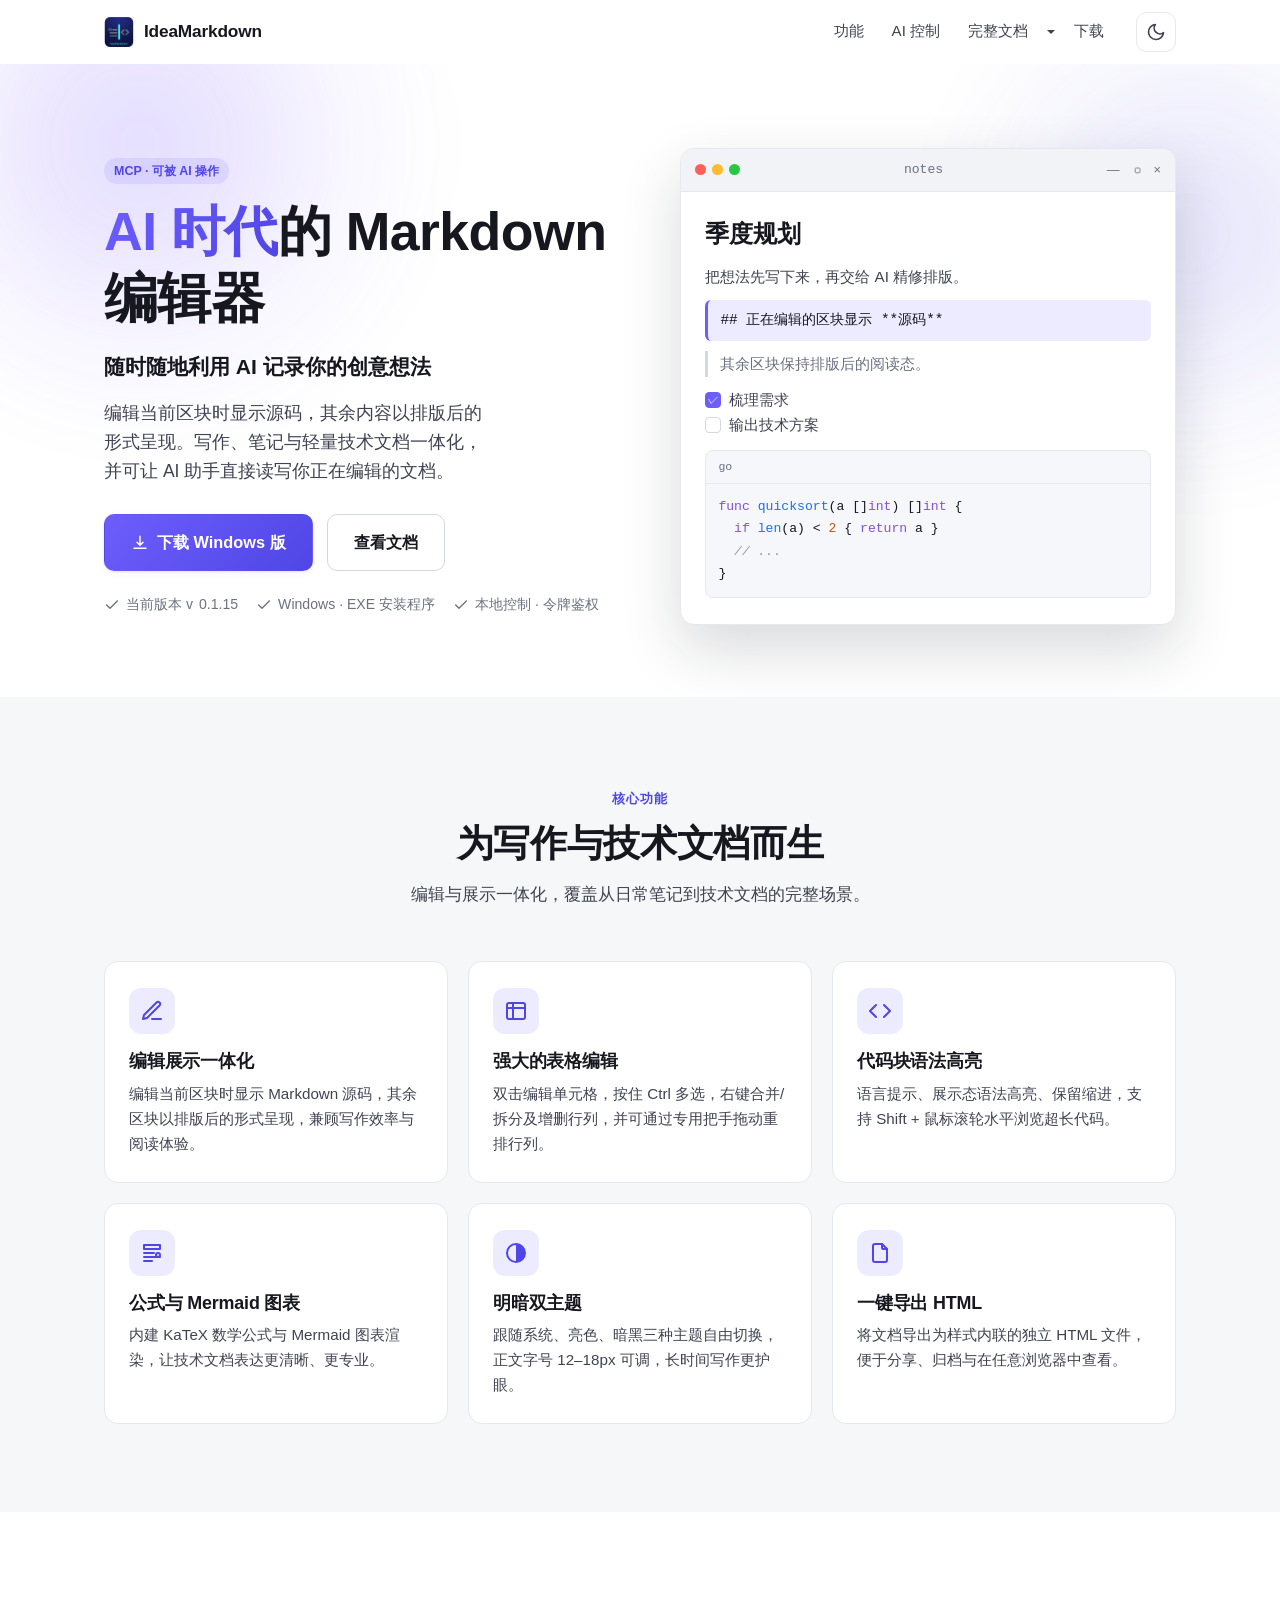
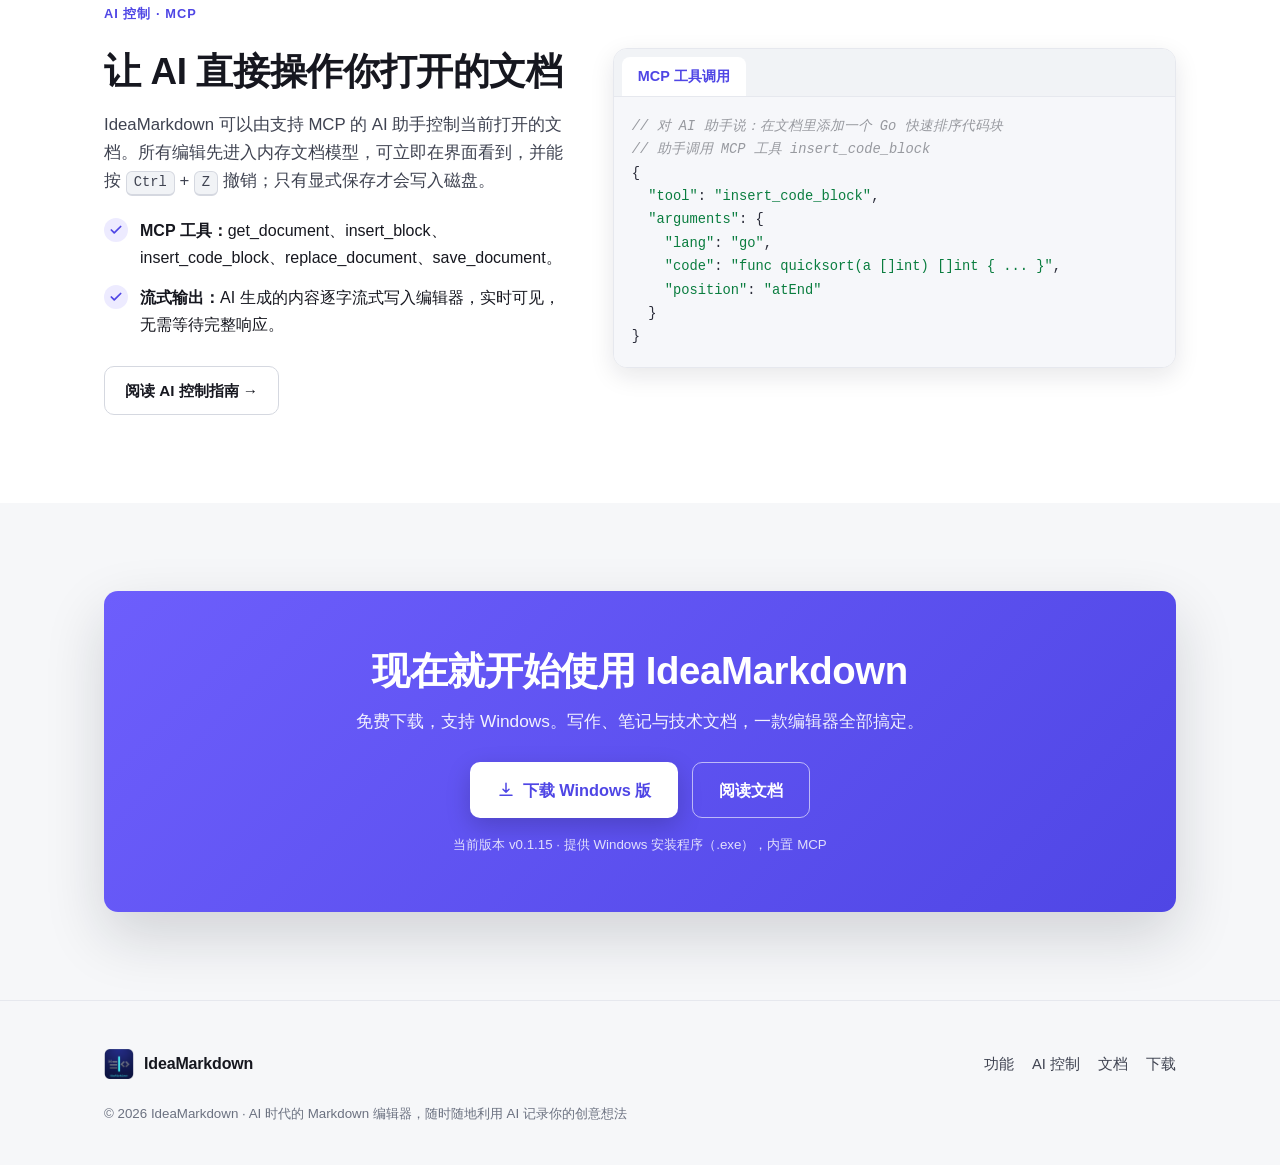
<file: index.html>
<!DOCTYPE html>
<html lang="zh-CN" data-theme="light">
<head>
  <meta charset="UTF-8" />
  <meta name="viewport" content="width=device-width, initial-scale=1.0" />
  <title>IdeaMarkdown — AI 时代的 Markdown 编辑器</title>
  <meta name="description" content="IdeaMarkdown 是 AI 时代的 Markdown 编辑器，随时随地利用 AI 记录你的创意想法。支持表格、代码高亮、公式与 Mermaid，明暗主题，并可通过 MCP 让 AI 直接操作当前文档。" />
  <link rel="icon" type="image/png" href="assets/icon.png" />
  <link rel="icon" type="image/png" sizes="32x32" href="assets/favicon-32.png" />
  <script>
    // 首绘前设置主题，避免闪烁
    (function () {
      try {
        var t = localStorage.getItem("ideamarkdown-site-theme");
        if (!t) t = window.matchMedia("(prefers-color-scheme: dark)").matches ? "dark" : "light";
        document.documentElement.setAttribute("data-theme", t);
      } catch (e) {
        document.documentElement.setAttribute("data-theme", "light");
      }
    })();
  </script>
  <link rel="stylesheet" href="assets/css/styles.css" />
</head>
<body>
  <!-- 导航栏 -->
  <header class="nav">
    <div class="container">
      <a class="brand" href="index.html">
        <img src="assets/icon.png" alt="" width="30" height="30" />
        IdeaMarkdown
      </a>
      <nav class="nav-links">
        <a href="#features">功能</a>
        <a href="#ai">AI 控制</a>
        <span class="nav-dropdown">
          <a href="docs.html">完整文档</a>
          <button class="nav-dropdown-arrow" type="button" aria-label="切换文档模式" aria-expanded="false">
            <svg viewBox="0 0 10 6" fill="currentColor"><path d="M1 1l4 4 4-4"/></svg>
          </button>
          <div class="nav-dropdown-menu">
            <a href="docs.html" data-docs-mode="full">完整文档</a>
            <a href="docs.html" data-docs-mode="simple">简易文档</a>
          </div>
        </span>
        <a href="download.html">下载</a>
      </nav>
      <div class="nav-actions">
        <button class="icon-btn theme-toggle" type="button" aria-label="切换主题">
          <svg class="icon-moon" viewBox="0 0 24 24" fill="none" stroke="currentColor" stroke-width="2" stroke-linecap="round" stroke-linejoin="round" aria-hidden="true"><path d="M21 12.8A9 9 0 1 1 11.2 3a7 7 0 0 0 9.8 9.8Z"/></svg>
          <svg class="icon-sun" viewBox="0 0 24 24" fill="none" stroke="currentColor" stroke-width="2" stroke-linecap="round" stroke-linejoin="round" aria-hidden="true"><circle cx="12" cy="12" r="4.2"/><path d="M12 2v2.5M12 19.5V22M4.9 4.9l1.8 1.8M17.3 17.3l1.8 1.8M2 12h2.5M19.5 12H22M4.9 19.1l1.8-1.8M17.3 6.7l1.8-1.8"/></svg>
        </button>
        <button class="icon-btn nav-toggle" type="button" aria-label="打开菜单" aria-expanded="false">
          <svg viewBox="0 0 24 24" fill="none" stroke="currentColor" stroke-width="2" stroke-linecap="round" aria-hidden="true"><path d="M4 7h16M4 12h16M4 17h16"/></svg>
        </button>
      </div>
    </div>
  </header>
  <div class="mobile-menu">
    <a href="#features">功能</a>
    <a href="#ai">AI 控制</a>
    <a href="docs.html">文档</a>
    <a href="download.html">下载</a>
  </div>

  <!-- Hero -->
  <section class="hero">
    <div class="hero-glow" aria-hidden="true"></div>
    <div class="container">
      <div class="hero-copy reveal">
        <span class="badge">MCP · 可被 AI 操作</span>
        <h1><span class="grad">AI 时代</span>的 Markdown 编辑器</h1>
        <p class="hero-tagline">随时随地利用 AI 记录你的创意想法</p>
        <p class="lead">编辑当前区块时显示源码，其余内容以排版后的形式呈现。写作、笔记与轻量技术文档一体化，并可让 AI 助手直接读写你正在编辑的文档。</p>
        <div class="hero-cta">
          <a class="btn btn-primary btn-lg" data-download href="download.html">
            <svg viewBox="0 0 24 24" fill="none" stroke="currentColor" stroke-width="2" stroke-linecap="round" stroke-linejoin="round" aria-hidden="true"><path d="M12 3v12m0 0 4-4m-4 4-4-4M4 19h16"/></svg>
            <span data-download-label>下载 Windows 版</span>
          </a>
          <a class="btn btn-ghost btn-lg" href="docs.html">查看文档</a>
        </div>
        <div class="hero-meta">
          <span>
            <svg width="16" height="16" viewBox="0 0 24 24" fill="none" stroke="currentColor" stroke-width="2" stroke-linecap="round" stroke-linejoin="round" aria-hidden="true"><path d="M20 6 9 17l-5-5"/></svg>
            当前版本 v<span data-version>0.1.4</span>
          </span>
          <span>
            <svg width="16" height="16" viewBox="0 0 24 24" fill="none" stroke="currentColor" stroke-width="2" stroke-linecap="round" stroke-linejoin="round" aria-hidden="true"><path d="M20 6 9 17l-5-5"/></svg>
            Windows · EXE 安装程序
          </span>
          <span>
            <svg width="16" height="16" viewBox="0 0 24 24" fill="none" stroke="currentColor" stroke-width="2" stroke-linecap="round" stroke-linejoin="round" aria-hidden="true"><path d="M20 6 9 17l-5-5"/></svg>
            本地控制 · 令牌鉴权
          </span>
        </div>
      </div>

      <!-- 编辑器 mockup -->
      <div class="hero-visual reveal d2">
        <div class="mockup">
          <div class="mockup-bar">
            <div class="mockup-dots"><i></i><i></i><i></i></div>
            <div class="mockup-title">notes</div>
            <div class="mockup-win"><span>—</span><span>▢</span><span>×</span></div>
          </div>
          <div class="mockup-body">
            <div class="md-h1">季度规划</div>
            <p class="md-p">把想法先写下来，再交给 AI 精修排版。</p>
            <div class="md-active">## 正在编辑的区块显示 **源码**</div>
            <blockquote class="md-quote">其余区块保持排版后的阅读态。</blockquote>
            <ul class="md-task">
              <li><span class="box done">✓</span> 梳理需求</li>
              <li><span class="box"></span> 输出技术方案</li>
            </ul>
            <div class="mockup-code">
              <div class="lang">go</div>
              <pre><code><span class="tok-kw">func</span> <span class="tok-fn">quicksort</span>(a []<span class="tok-kw">int</span>) []<span class="tok-kw">int</span> {
  <span class="tok-kw">if</span> <span class="tok-fn">len</span>(a) &lt; <span class="tok-num">2</span> { <span class="tok-kw">return</span> a }
  <span class="tok-com">// ...</span>
}</code></pre>
            </div>
          </div>
        </div>
      </div>
    </div>
  </section>

  <!-- 功能亮点 -->
  <section class="section section-alt" id="features">
    <div class="container">
      <div class="section-head reveal">
        <span class="eyebrow">核心功能</span>
        <h2>为写作与技术文档而生</h2>
        <p>编辑与展示一体化，覆盖从日常笔记到技术文档的完整场景。</p>
      </div>
      <div class="features">
        <div class="feature reveal">
          <div class="feature-icon">
            <svg viewBox="0 0 24 24" fill="none" stroke="currentColor" stroke-width="2" stroke-linecap="round" stroke-linejoin="round" aria-hidden="true"><path d="M12 20h9"/><path d="M16.5 3.5a2.1 2.1 0 0 1 3 3L7 19l-4 1 1-4Z"/></svg>
          </div>
          <h3>编辑展示一体化</h3>
          <p>编辑当前区块时显示 Markdown 源码，其余区块以排版后的形式呈现，兼顾写作效率与阅读体验。</p>
        </div>
        <div class="feature reveal d1">
          <div class="feature-icon">
            <svg viewBox="0 0 24 24" fill="none" stroke="currentColor" stroke-width="2" stroke-linecap="round" stroke-linejoin="round" aria-hidden="true"><rect x="3" y="4" width="18" height="16" rx="2"/><path d="M3 9h18M9 4v16"/></svg>
          </div>
          <h3>强大的表格编辑</h3>
          <p>双击编辑单元格，按住 Ctrl 多选，右键合并/拆分及增删行列，并可通过专用把手拖动重排行列。</p>
        </div>
        <div class="feature reveal d2">
          <div class="feature-icon">
            <svg viewBox="0 0 24 24" fill="none" stroke="currentColor" stroke-width="2" stroke-linecap="round" stroke-linejoin="round" aria-hidden="true"><path d="m8 6-6 6 6 6M16 6l6 6-6 6"/></svg>
          </div>
          <h3>代码块语法高亮</h3>
          <p>语言提示、展示态语法高亮、保留缩进，支持 Shift + 鼠标滚轮水平浏览超长代码。</p>
        </div>
        <div class="feature reveal">
          <div class="feature-icon">
            <svg viewBox="0 0 24 24" fill="none" stroke="currentColor" stroke-width="2" stroke-linecap="round" stroke-linejoin="round" aria-hidden="true"><path d="M4 4h16v4H4zM4 12h10M4 16h16M4 20h8"/><circle cx="18" cy="14" r="2"/></svg>
          </div>
          <h3>公式与 Mermaid 图表</h3>
          <p>内建 KaTeX 数学公式与 Mermaid 图表渲染，让技术文档表达更清晰、更专业。</p>
        </div>
        <div class="feature reveal d1">
          <div class="feature-icon">
            <svg viewBox="0 0 24 24" fill="none" stroke="currentColor" stroke-width="2" stroke-linecap="round" stroke-linejoin="round" aria-hidden="true"><path d="M12 3a9 9 0 1 0 0 18 9 9 0 0 0 0-18Z"/><path d="M12 3a9 9 0 0 1 0 18Z" fill="currentColor" stroke="none"/></svg>
          </div>
          <h3>明暗双主题</h3>
          <p>跟随系统、亮色、暗黑三种主题自由切换，正文字号 12–18px 可调，长时间写作更护眼。</p>
        </div>
        <div class="feature reveal d2">
          <div class="feature-icon">
            <svg viewBox="0 0 24 24" fill="none" stroke="currentColor" stroke-width="2" stroke-linecap="round" stroke-linejoin="round" aria-hidden="true"><path d="M14 3v4a1 1 0 0 0 1 1h4"/><path d="M17 21H7a2 2 0 0 1-2-2V5a2 2 0 0 1 2-2h7l5 5v11a2 2 0 0 1-2 2Z"/></svg>
          </div>
          <h3>一键导出 HTML</h3>
          <p>将文档导出为样式内联的独立 HTML 文件，便于分享、归档与在任意浏览器中查看。</p>
        </div>
      </div>
    </div>
  </section>

  <!-- AI 控制 -->
  <section class="section" id="ai">
    <div class="container">
      <div class="ai-showcase">
        <div class="ai-copy reveal">
          <span class="eyebrow">AI 控制 · MCP</span>
          <h2>让 AI 直接操作你打开的文档</h2>
          <p>IdeaMarkdown 可以由支持 MCP 的 AI 助手控制当前打开的文档。所有编辑先进入内存文档模型，可立即在界面看到，并能按 <kbd>Ctrl</kbd> + <kbd>Z</kbd> 撤销；只有显式保存才会写入磁盘。</p>
          <ul class="ai-points">
            <li>
              <span class="tick"><svg viewBox="0 0 24 24" fill="none" stroke="currentColor" stroke-width="3" stroke-linecap="round" stroke-linejoin="round"><path d="M20 6 9 17l-5-5"/></svg></span>
              <span><b>MCP 工具：</b>get_document、insert_block、insert_code_block、replace_document、save_document。</span>
            </li>
            <li>
              <span class="tick"><svg viewBox="0 0 24 24" fill="none" stroke="currentColor" stroke-width="3" stroke-linecap="round" stroke-linejoin="round"><path d="M20 6 9 17l-5-5"/></svg></span>
              <span><b>流式输出：</b>AI 生成的内容逐字流式写入编辑器，实时可见，无需等待完整响应。</span>
            </li>
          </ul>
          <a class="btn btn-ghost" href="docs.html#ai-control">阅读 AI 控制指南 →</a>
        </div>

        <div class="code-card reveal d2" data-tabs>
          <div class="tabs" role="tablist">
            <button class="tab active" role="tab" aria-selected="true" data-tab="mcp">MCP 工具调用</button>
          </div>
          <div class="tab-panel active" data-panel="mcp">
            <div class="code">
              <pre><code><span class="tok-com">// 对 AI 助手说：在文档里添加一个 Go 快速排序代码块</span>
<span class="tok-com">// 助手调用 MCP 工具 insert_code_block</span>
{
  <span class="tok-str">"tool"</span>: <span class="tok-str">"insert_code_block"</span>,
  <span class="tok-str">"arguments"</span>: {
    <span class="tok-str">"lang"</span>: <span class="tok-str">"go"</span>,
    <span class="tok-str">"code"</span>: <span class="tok-str">"func quicksort(a []int) []int { ... }"</span>,
    <span class="tok-str">"position"</span>: <span class="tok-str">"atEnd"</span>
  }
}</code></pre>
            </div>
          </div>
        </div>
      </div>
    </div>
  </section>

  <!-- 下载 CTA -->
  <section class="section section-alt">
    <div class="container">
      <div class="cta reveal">
        <h2>现在就开始使用 IdeaMarkdown</h2>
        <p>免费下载，支持 Windows。写作、笔记与技术文档，一款编辑器全部搞定。</p>
        <div class="hero-cta">
          <a class="btn btn-primary btn-lg" data-download href="download.html">
            <svg viewBox="0 0 24 24" fill="none" stroke="currentColor" stroke-width="2" stroke-linecap="round" stroke-linejoin="round" aria-hidden="true"><path d="M12 3v12m0 0 4-4m-4 4-4-4M4 19h16"/></svg>
            <span data-download-label>下载 Windows 版</span>
          </a>
          <a class="btn btn-ghost btn-lg" href="docs.html">阅读文档</a>
        </div>
        <small>当前版本 v<span data-version>0.1.4</span> · 提供 Windows 安装程序（.exe），内置 MCP</small>
      </div>
    </div>
  </section>

  <!-- 页脚 -->
  <footer class="footer">
    <div class="container">
      <a class="brand" href="index.html">
        <img src="assets/icon.png" alt="" width="26" height="26" />
        IdeaMarkdown
      </a>
      <nav class="footer-links">
        <a href="#features">功能</a>
        <a href="#ai">AI 控制</a>
        <a href="docs.html">文档</a>
        <a href="download.html">下载</a>
      </nav>
      <small>© 2026 IdeaMarkdown · AI 时代的 Markdown 编辑器，随时随地利用 AI 记录你的创意想法</small>
    </div>
  </footer>

  <script src="assets/js/config.js"></script>
  <script src="assets/js/site.js"></script>
</body>
</html>
</file>
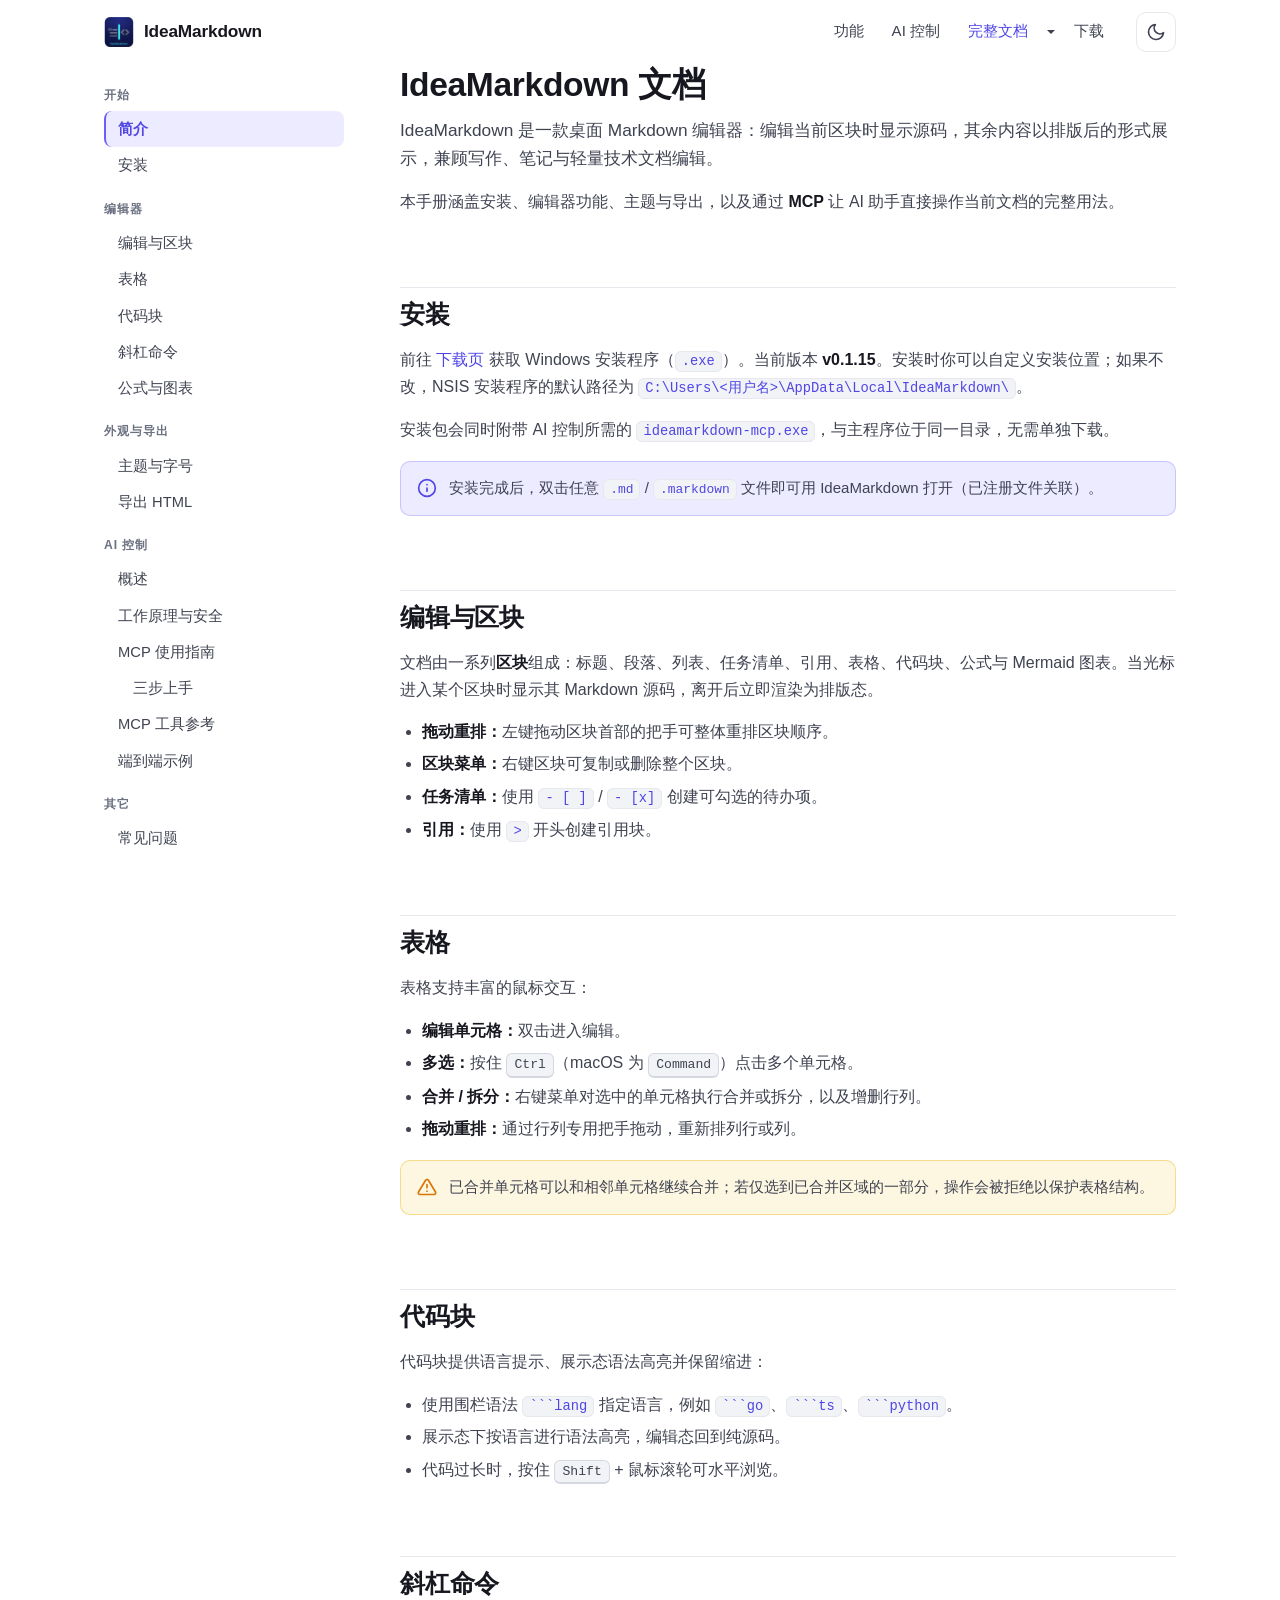
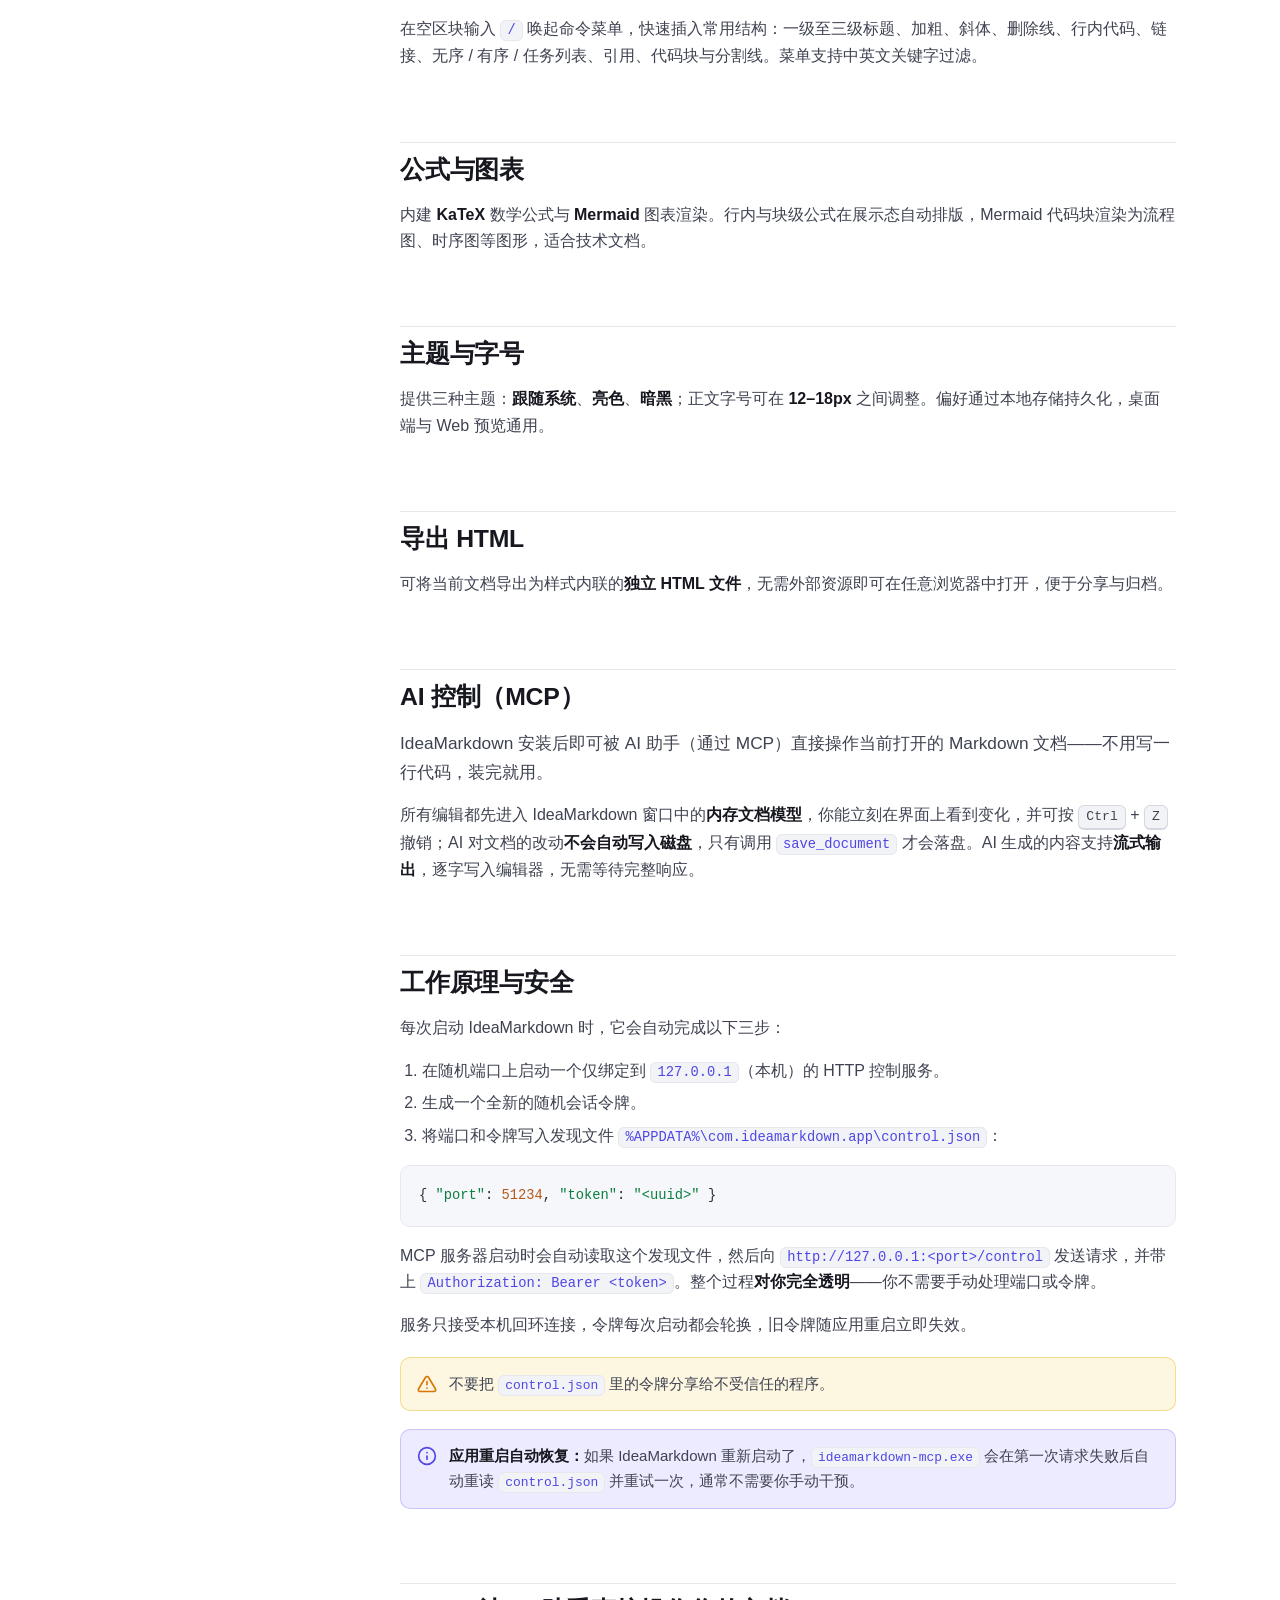
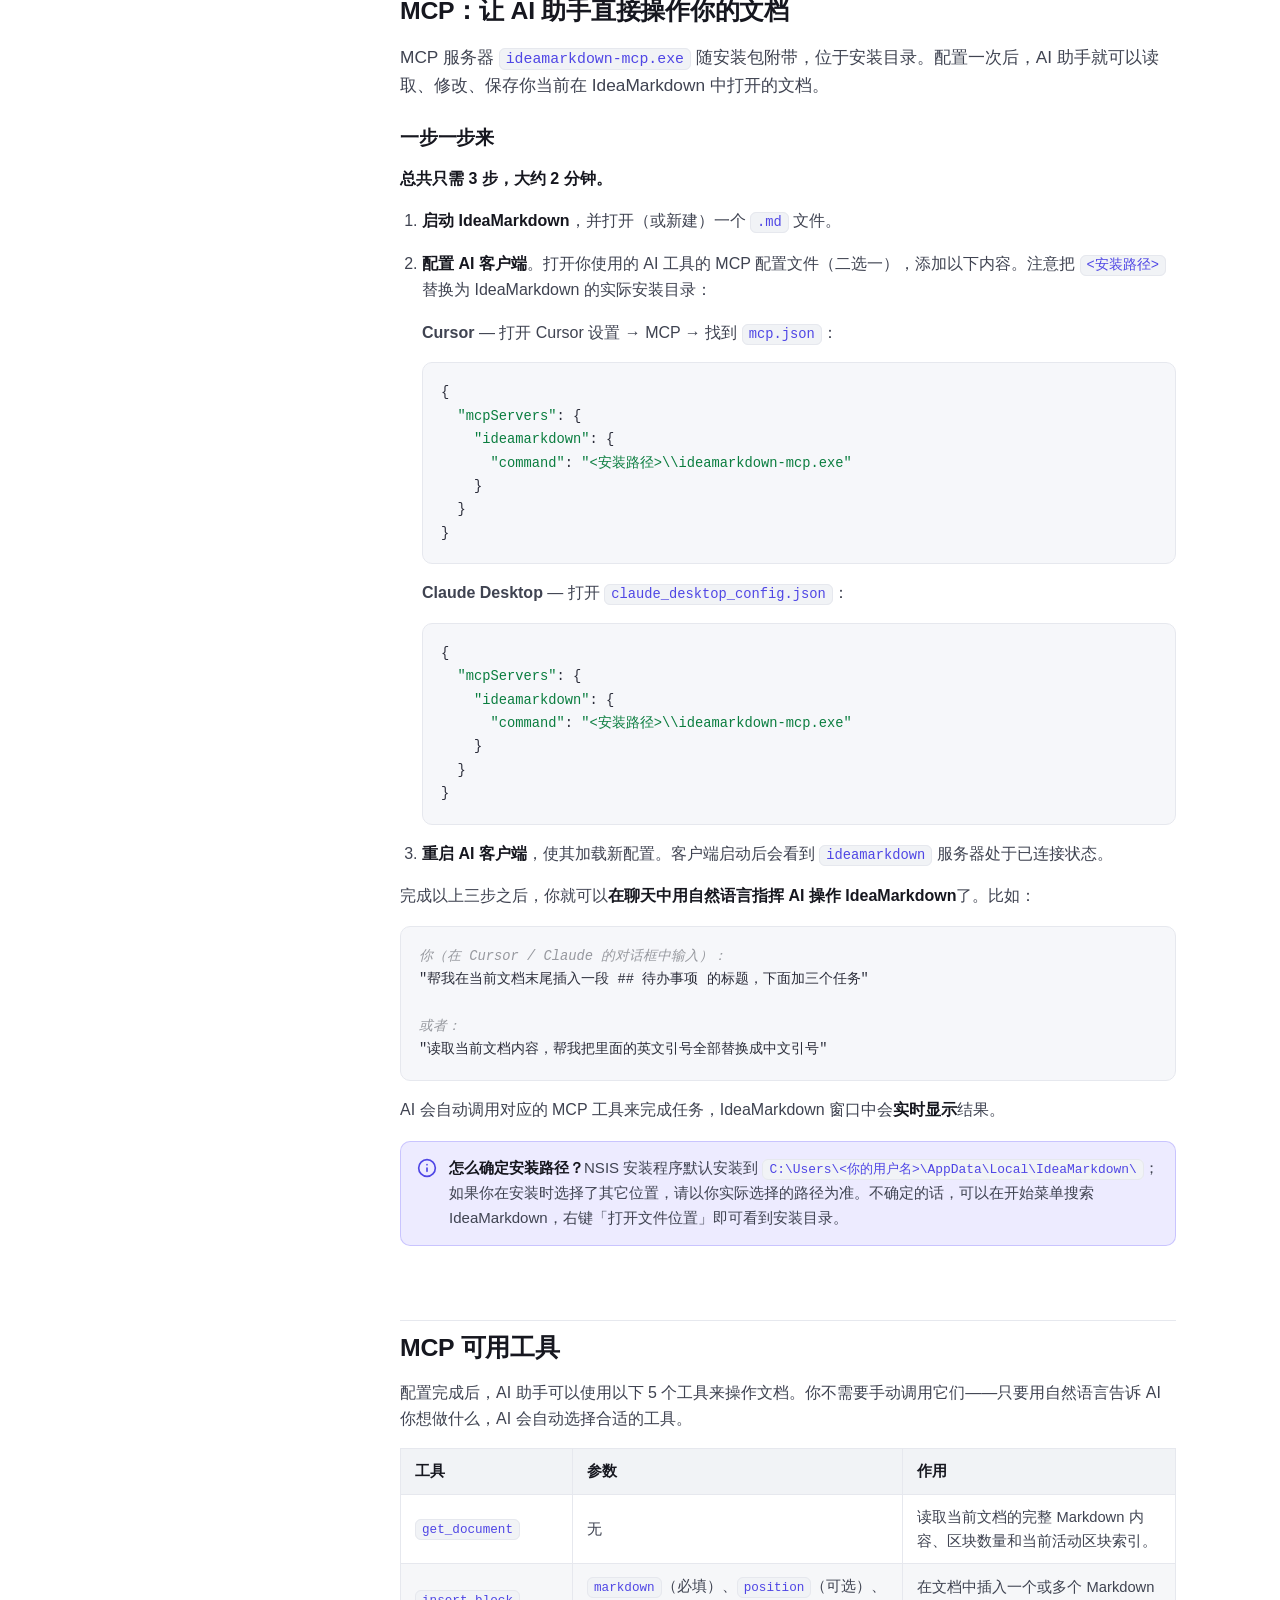
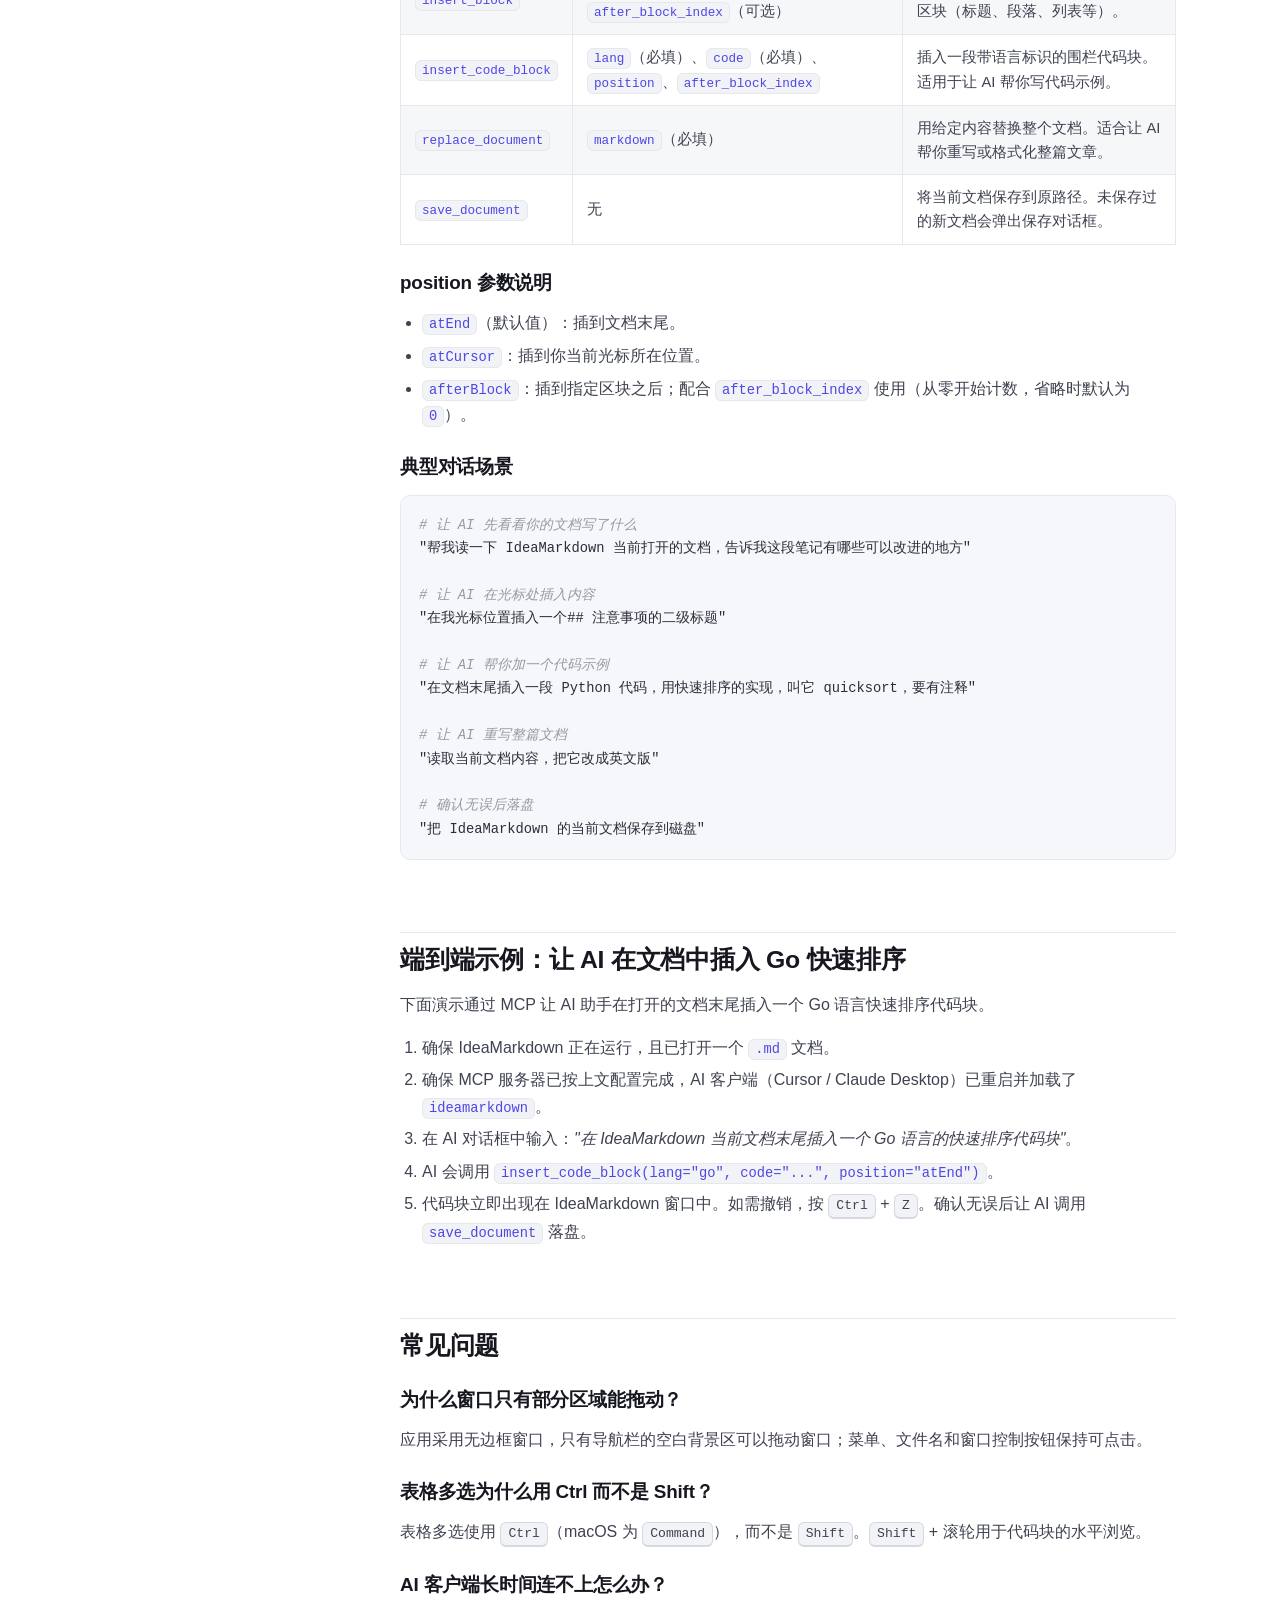
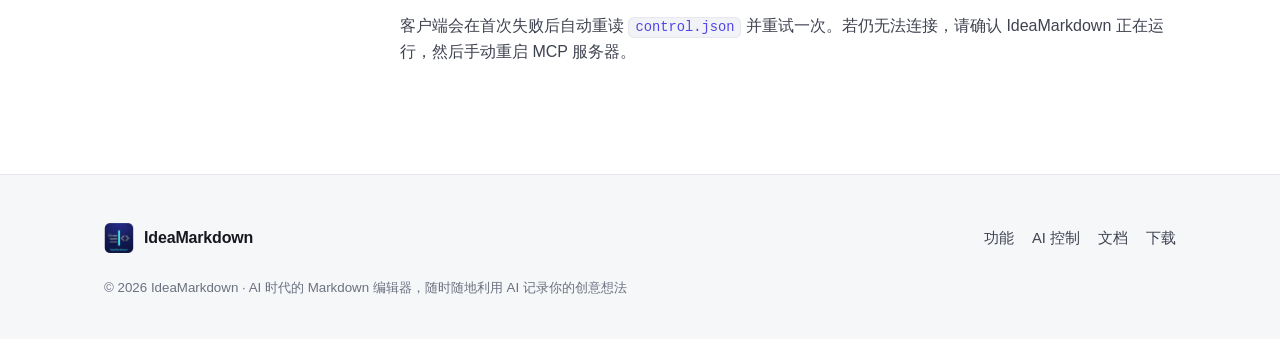
<file: docs.html>
<!DOCTYPE html>
<html lang="zh-CN" data-theme="light">
<head>
  <meta charset="UTF-8" />
  <meta name="viewport" content="width=device-width, initial-scale=1.0" />
  <title>文档 — IdeaMarkdown</title>
  <meta name="description" content="IdeaMarkdown 完整文档：安装、编辑器功能、表格与代码块、主题、导出，以及通过 MCP 让 AI 操作文档的详细用法。" />
  <link rel="icon" type="image/png" href="assets/icon.png" />
  <link rel="icon" type="image/png" sizes="32x32" href="assets/favicon-32.png" />
  <script>
    (function () {
      try {
        var t = localStorage.getItem("ideamarkdown-site-theme");
        if (!t) t = window.matchMedia("(prefers-color-scheme: dark)").matches ? "dark" : "light";
        document.documentElement.setAttribute("data-theme", t);
      } catch (e) {
        document.documentElement.setAttribute("data-theme", "light");
      }
    })();
  </script>
  <link rel="stylesheet" href="assets/css/styles.css" />
</head>
<body>
  <!-- 导航栏 -->
  <header class="nav">
    <div class="container">
      <a class="brand" href="index.html">
        <img src="assets/icon.png" alt="" width="30" height="30" />
        IdeaMarkdown
      </a>
      <nav class="nav-links">
        <a href="index.html#features">功能</a>
        <a href="index.html#ai">AI 控制</a>
        <span class="nav-dropdown">
          <a href="docs.html" class="active">完整文档</a>
          <button class="nav-dropdown-arrow" type="button" aria-label="切换文档模式" aria-expanded="false">
            <svg viewBox="0 0 10 6" fill="currentColor"><path d="M1 1l4 4 4-4"/></svg>
          </button>
          <div class="nav-dropdown-menu">
            <a href="docs.html" data-docs-mode="full">完整文档</a>
            <a href="docs.html" data-docs-mode="simple">简易文档</a>
          </div>
        </span>
        <a href="download.html">下载</a>
      </nav>
      <div class="nav-actions">
        <button class="icon-btn theme-toggle" type="button" aria-label="切换主题">
          <svg class="icon-moon" viewBox="0 0 24 24" fill="none" stroke="currentColor" stroke-width="2" stroke-linecap="round" stroke-linejoin="round" aria-hidden="true"><path d="M21 12.8A9 9 0 1 1 11.2 3a7 7 0 0 0 9.8 9.8Z"/></svg>
          <svg class="icon-sun" viewBox="0 0 24 24" fill="none" stroke="currentColor" stroke-width="2" stroke-linecap="round" stroke-linejoin="round" aria-hidden="true"><circle cx="12" cy="12" r="4.2"/><path d="M12 2v2.5M12 19.5V22M4.9 4.9l1.8 1.8M17.3 17.3l1.8 1.8M2 12h2.5M19.5 12H22M4.9 19.1l1.8-1.8M17.3 6.7l1.8-1.8"/></svg>
        </button>
        <button class="icon-btn nav-toggle" type="button" aria-label="打开菜单" aria-expanded="false">
          <svg viewBox="0 0 24 24" fill="none" stroke="currentColor" stroke-width="2" stroke-linecap="round" aria-hidden="true"><path d="M4 7h16M4 12h16M4 17h16"/></svg>
        </button>
      </div>
    </div>
  </header>
  <div class="mobile-menu">
    <a href="index.html#features">功能</a>
    <a href="index.html#ai">AI 控制</a>
    <a href="docs.html">文档</a>
    <a href="download.html">下载</a>
  </div>

  <div class="container">
    <div class="docs">
      <!-- 侧边目录 -->
      <aside class="docs-sidebar">
        <h4>开始</h4>
        <a href="#intro" data-simple-hide>简介</a>
        <a href="#install">安装</a>
        <h4>编辑器</h4>
        <a href="#editing">编辑与区块</a>
        <a href="#tables">表格</a>
        <a href="#code-blocks">代码块</a>
        <a href="#slash">斜杠命令</a>
        <a href="#math">公式与图表</a>
        <h4 data-simple-hide>外观与导出</h4>
        <a href="#themes" data-simple-hide>主题与字号</a>
        <a href="#export" data-simple-hide>导出 HTML</a>
        <h4>AI 控制</h4>
        <a href="#ai-control">概述</a>
        <a href="#ai-security">工作原理与安全</a>
        <a href="#mcp">MCP 使用指南</a>
        <a href="#mcp-guide">　三步上手</a>
        <a href="#mcp-tools">MCP 工具参考</a>
        <a href="#ai-demo">端到端示例</a>
        <h4 data-simple-hide>其它</h4>
        <a href="#faq" data-simple-hide>常见问题</a>
      </aside>

      <!-- 正文 -->
      <main class="docs-content">
        <section id="intro" data-simple-hide>
          <h1>IdeaMarkdown 文档</h1>
          <p class="doc-lead">IdeaMarkdown 是一款桌面 Markdown 编辑器：编辑当前区块时显示源码，其余内容以排版后的形式展示，兼顾写作、笔记与轻量技术文档编辑。</p>
          <p>本手册涵盖安装、编辑器功能、主题与导出，以及通过 <strong>MCP</strong> 让 AI 助手直接操作当前文档的完整用法。</p>
        </section>

        <section id="install">
          <h2>安装</h2>
          <p>前往 <a href="download.html">下载页</a> 获取 Windows 安装程序（<code>.exe</code>）。当前版本 <strong>v<span data-version>0.1.4</span></strong>。安装时你可以自定义安装位置；如果不改，NSIS 安装程序的默认路径为 <code>C:\Users\&lt;用户名&gt;\AppData\Local\IdeaMarkdown\</code>。</p>
          <p>安装包会同时附带 AI 控制所需的 <code>ideamarkdown-mcp.exe</code>，与主程序位于同一目录，无需单独下载。</p>
          <div class="callout">
            <svg viewBox="0 0 24 24" fill="none" stroke="currentColor" stroke-width="2" stroke-linecap="round" stroke-linejoin="round"><circle cx="12" cy="12" r="10"/><path d="M12 16v-4M12 8h.01"/></svg>
            <span>安装完成后，双击任意 <code>.md</code> / <code>.markdown</code> 文件即可用 IdeaMarkdown 打开（已注册文件关联）。</span>
          </div>
        </section>

        <section id="editing">
          <h2>编辑与区块</h2>
          <p>文档由一系列<strong>区块</strong>组成：标题、段落、列表、任务清单、引用、表格、代码块、公式与 Mermaid 图表。当光标进入某个区块时显示其 Markdown 源码，离开后立即渲染为排版态。</p>
          <ul>
            <li><strong>拖动重排：</strong>左键拖动区块首部的把手可整体重排区块顺序。</li>
            <li><strong>区块菜单：</strong>右键区块可复制或删除整个区块。</li>
            <li><strong>任务清单：</strong>使用 <code>- [ ]</code> / <code>- [x]</code> 创建可勾选的待办项。</li>
            <li><strong>引用：</strong>使用 <code>&gt;</code> 开头创建引用块。</li>
          </ul>
        </section>

        <section id="tables">
          <h2>表格</h2>
          <p>表格支持丰富的鼠标交互：</p>
          <ul>
            <li><strong>编辑单元格：</strong>双击进入编辑。</li>
            <li><strong>多选：</strong>按住 <kbd>Ctrl</kbd>（macOS 为 <kbd>Command</kbd>）点击多个单元格。</li>
            <li><strong>合并 / 拆分：</strong>右键菜单对选中的单元格执行合并或拆分，以及增删行列。</li>
            <li><strong>拖动重排：</strong>通过行列专用把手拖动，重新排列行或列。</li>
          </ul>
          <div class="callout warn">
            <svg viewBox="0 0 24 24" fill="none" stroke="currentColor" stroke-width="2" stroke-linecap="round" stroke-linejoin="round"><path d="M10.3 3.9 1.8 18a2 2 0 0 0 1.7 3h17a2 2 0 0 0 1.7-3L13.7 3.9a2 2 0 0 0-3.4 0Z"/><path d="M12 9v4M12 17h.01"/></svg>
            <span>已合并单元格可以和相邻单元格继续合并；若仅选到已合并区域的一部分，操作会被拒绝以保护表格结构。</span>
          </div>
        </section>

        <section id="code-blocks">
          <h2>代码块</h2>
          <p>代码块提供语言提示、展示态语法高亮并保留缩进：</p>
          <ul>
            <li>使用围栏语法 <code>```lang</code> 指定语言，例如 <code>```go</code>、<code>```ts</code>、<code>```python</code>。</li>
            <li>展示态下按语言进行语法高亮，编辑态回到纯源码。</li>
            <li>代码过长时，按住 <kbd>Shift</kbd> + 鼠标滚轮可水平浏览。</li>
          </ul>
        </section>

        <section id="slash">
          <h2>斜杠命令</h2>
          <p>在空区块输入 <code>/</code> 唤起命令菜单，快速插入常用结构：一级至三级标题、加粗、斜体、删除线、行内代码、链接、无序 / 有序 / 任务列表、引用、代码块与分割线。菜单支持中英文关键字过滤。</p>
        </section>

        <section id="math">
          <h2>公式与图表</h2>
          <p>内建 <strong>KaTeX</strong> 数学公式与 <strong>Mermaid</strong> 图表渲染。行内与块级公式在展示态自动排版，Mermaid 代码块渲染为流程图、时序图等图形，适合技术文档。</p>
        </section>

        <section id="themes" data-simple-hide>
          <h2>主题与字号</h2>
          <p>提供三种主题：<strong>跟随系统</strong>、<strong>亮色</strong>、<strong>暗黑</strong>；正文字号可在 <strong>12–18px</strong> 之间调整。偏好通过本地存储持久化，桌面端与 Web 预览通用。</p>
        </section>

        <section id="export" data-simple-hide>
          <h2>导出 HTML</h2>
          <p>可将当前文档导出为样式内联的<strong>独立 HTML 文件</strong>，无需外部资源即可在任意浏览器中打开，便于分享与归档。</p>
        </section>

        <section id="ai-control">
          <h2>AI 控制（MCP）</h2>
          <p class="doc-lead">IdeaMarkdown 安装后即可被 AI 助手（通过 MCP）直接操作当前打开的 Markdown 文档——不用写一行代码，装完就用。</p>
          <p>所有编辑都先进入 IdeaMarkdown 窗口中的<strong>内存文档模型</strong>，你能立刻在界面上看到变化，并可按 <kbd>Ctrl</kbd> + <kbd>Z</kbd> 撤销；AI 对文档的改动<strong>不会自动写入磁盘</strong>，只有调用 <code>save_document</code> 才会落盘。AI 生成的内容支持<strong>流式输出</strong>，逐字写入编辑器，无需等待完整响应。</p>
        </section>

        <section id="ai-security">
          <h2>工作原理与安全</h2>
          <p>每次启动 IdeaMarkdown 时，它会自动完成以下三步：</p>
          <ol>
            <li>在随机端口上启动一个仅绑定到 <code>127.0.0.1</code>（本机）的 HTTP 控制服务。</li>
            <li>生成一个全新的随机会话令牌。</li>
            <li>将端口和令牌写入发现文件 <code>%APPDATA%\com.ideamarkdown.app\control.json</code>：</li>
          </ol>
          <div class="code">
            <pre><code>{ <span class="tok-str">"port"</span>: <span class="tok-num">51234</span>, <span class="tok-str">"token"</span>: <span class="tok-str">"&lt;uuid&gt;"</span> }</code></pre>
          </div>
          <p>MCP 服务器启动时会自动读取这个发现文件，然后向 <code>http://127.0.0.1:&lt;port&gt;/control</code> 发送请求，并带上 <code>Authorization: Bearer &lt;token&gt;</code>。整个过程<strong>对你完全透明</strong>——你不需要手动处理端口或令牌。</p>
          <p>服务只接受本机回环连接，令牌每次启动都会轮换，旧令牌随应用重启立即失效。</p>
          <div class="callout warn">
            <svg viewBox="0 0 24 24" fill="none" stroke="currentColor" stroke-width="2" stroke-linecap="round" stroke-linejoin="round"><path d="M10.3 3.9 1.8 18a2 2 0 0 0 1.7 3h17a2 2 0 0 0 1.7-3L13.7 3.9a2 2 0 0 0-3.4 0Z"/><path d="M12 9v4M12 17h.01"/></svg>
            <span>不要把 <code>control.json</code> 里的令牌分享给不受信任的程序。</span>
          </div>
          <div class="callout">
            <svg viewBox="0 0 24 24" fill="none" stroke="currentColor" stroke-width="2" stroke-linecap="round" stroke-linejoin="round"><circle cx="12" cy="12" r="10"/><path d="M12 16v-4M12 8h.01"/></svg>
            <span><b>应用重启自动恢复：</b>如果 IdeaMarkdown 重新启动了，<code>ideamarkdown-mcp.exe</code> 会在第一次请求失败后自动重读 <code>control.json</code> 并重试一次，通常不需要你手动干预。</span>
          </div>
        </section>

        <!-- ============================================================ -->
        <!-- MCP                                                          -->
        <!-- ============================================================ -->
        <section id="mcp">
          <h2>MCP：让 AI 助手直接操作你的文档</h2>
          <p class="doc-lead">MCP 服务器 <code>ideamarkdown-mcp.exe</code> 随安装包附带，位于安装目录。配置一次后，AI 助手就可以读取、修改、保存你当前在 IdeaMarkdown 中打开的文档。</p>

          <h3 id="mcp-guide">一步一步来</h3>
          <p><strong>总共只需 3 步，大约 2 分钟。</strong></p>
          <ol>
            <li><strong>启动 IdeaMarkdown</strong>，并打开（或新建）一个 <code>.md</code> 文件。</li>
            <li>
              <p><strong>配置 AI 客户端</strong>。打开你使用的 AI 工具的 MCP 配置文件（二选一），添加以下内容。注意把 <code>&lt;安装路径&gt;</code> 替换为 IdeaMarkdown 的实际安装目录：</p>
              <p><b>Cursor</b> — 打开 Cursor 设置 → MCP → 找到 <code>mcp.json</code>：</p>
              <div class="code">
                <pre><code>{
  <span class="tok-str">"mcpServers"</span>: {
    <span class="tok-str">"ideamarkdown"</span>: {
      <span class="tok-str">"command"</span>: <span class="tok-str">"&lt;安装路径&gt;\\ideamarkdown-mcp.exe"</span>
    }
  }
}</code></pre>
              </div>
              <p><b>Claude Desktop</b> — 打开 <code>claude_desktop_config.json</code>：</p>
              <div class="code">
                <pre><code>{
  <span class="tok-str">"mcpServers"</span>: {
    <span class="tok-str">"ideamarkdown"</span>: {
      <span class="tok-str">"command"</span>: <span class="tok-str">"&lt;安装路径&gt;\\ideamarkdown-mcp.exe"</span>
    }
  }
}</code></pre>
              </div>
            </li>
            <li><strong>重启 AI 客户端</strong>，使其加载新配置。客户端启动后会看到 <code>ideamarkdown</code> 服务器处于已连接状态。</li>
          </ol>
          <p>完成以上三步之后，你就可以<strong>在聊天中用自然语言指挥 AI 操作 IdeaMarkdown</strong>了。比如：</p>
          <div class="code">
            <pre><code><span class="tok-com">你（在 Cursor / Claude 的对话框中输入）：</span>
"帮我在当前文档末尾插入一段 ## 待办事项 的标题，下面加三个任务"

<span class="tok-com">或者：</span>
"读取当前文档内容，帮我把里面的英文引号全部替换成中文引号"</code></pre>
          </div>
          <p>AI 会自动调用对应的 MCP 工具来完成任务，IdeaMarkdown 窗口中会<strong>实时显示</strong>结果。</p>

          <div class="callout">
            <svg viewBox="0 0 24 24" fill="none" stroke="currentColor" stroke-width="2" stroke-linecap="round" stroke-linejoin="round"><circle cx="12" cy="12" r="10"/><path d="M12 16v-4M12 8h.01"/></svg>
            <span><b>怎么确定安装路径？</b>NSIS 安装程序默认安装到 <code>C:\Users\&lt;你的用户名&gt;\AppData\Local\IdeaMarkdown\</code>；如果你在安装时选择了其它位置，请以你实际选择的路径为准。不确定的话，可以在开始菜单搜索 IdeaMarkdown，右键「打开文件位置」即可看到安装目录。</span>
          </div>
        </section>

        <section id="mcp-tools">
          <h2>MCP 可用工具</h2>
          <p>配置完成后，AI 助手可以使用以下 5 个工具来操作文档。你不需要手动调用它们——只要用自然语言告诉 AI 你想做什么，AI 会自动选择合适的工具。</p>
          <table>
            <thead>
              <tr><th>工具</th><th>参数</th><th>作用</th></tr>
            </thead>
            <tbody>
              <tr>
                <td><code>get_document</code></td>
                <td>无</td>
                <td>读取当前文档的完整 Markdown 内容、区块数量和当前活动区块索引。</td>
              </tr>
              <tr>
                <td><code>insert_block</code></td>
                <td><code>markdown</code>（必填）、<code>position</code>（可选）、<code>after_block_index</code>（可选）</td>
                <td>在文档中插入一个或多个 Markdown 区块（标题、段落、列表等）。</td>
              </tr>
              <tr>
                <td><code>insert_code_block</code></td>
                <td><code>lang</code>（必填）、<code>code</code>（必填）、<code>position</code>、<code>after_block_index</code></td>
                <td>插入一段带语言标识的围栏代码块。适用于让 AI 帮你写代码示例。</td>
              </tr>
              <tr>
                <td><code>replace_document</code></td>
                <td><code>markdown</code>（必填）</td>
                <td>用给定内容替换整个文档。适合让 AI 帮你重写或格式化整篇文章。</td>
              </tr>
              <tr>
                <td><code>save_document</code></td>
                <td>无</td>
                <td>将当前文档保存到原路径。未保存过的新文档会弹出保存对话框。</td>
              </tr>
            </tbody>
          </table>
          <h3>position 参数说明</h3>
          <ul>
            <li><code>atEnd</code>（默认值）：插到文档末尾。</li>
            <li><code>atCursor</code>：插到你当前光标所在位置。</li>
            <li><code>afterBlock</code>：插到指定区块之后；配合 <code>after_block_index</code> 使用（从零开始计数，省略时默认为 <code>0</code>）。</li>
          </ul>
          <h3>典型对话场景</h3>
          <div class="code">
            <pre><code><span class="tok-com"># 让 AI 先看看你的文档写了什么</span>
"帮我读一下 IdeaMarkdown 当前打开的文档，告诉我这段笔记有哪些可以改进的地方"

<span class="tok-com"># 让 AI 在光标处插入内容</span>
"在我光标位置插入一个## 注意事项的二级标题"

<span class="tok-com"># 让 AI 帮你加一个代码示例</span>
"在文档末尾插入一段 Python 代码，用快速排序的实现，叫它 quicksort，要有注释"

<span class="tok-com"># 让 AI 重写整篇文档</span>
"读取当前文档内容，把它改成英文版"

<span class="tok-com"># 确认无误后落盘</span>
"把 IdeaMarkdown 的当前文档保存到磁盘"</code></pre>
          </div>
        </section>

        <section id="ai-demo">
          <h2>端到端示例：让 AI 在文档中插入 Go 快速排序</h2>
          <p>下面演示通过 MCP 让 AI 助手在打开的文档末尾插入一个 Go 语言快速排序代码块。</p>
          <ol>
            <li>确保 IdeaMarkdown 正在运行，且已打开一个 <code>.md</code> 文档。</li>
            <li>确保 MCP 服务器已按上文配置完成，AI 客户端（Cursor / Claude Desktop）已重启并加载了 <code>ideamarkdown</code>。</li>
            <li>在 AI 对话框中输入：<em>"在 IdeaMarkdown 当前文档末尾插入一个 Go 语言的快速排序代码块"</em>。</li>
            <li>AI 会调用 <code>insert_code_block(lang="go", code="...", position="atEnd")</code>。</li>
            <li>代码块立即出现在 IdeaMarkdown 窗口中。如需撤销，按 <kbd>Ctrl</kbd> + <kbd>Z</kbd>。确认无误后让 AI 调用 <code>save_document</code> 落盘。</li>
          </ol>
        </section>

        <section id="faq" data-simple-hide>
          <h2>常见问题</h2>
          <h3>为什么窗口只有部分区域能拖动？</h3>
          <p>应用采用无边框窗口，只有导航栏的空白背景区可以拖动窗口；菜单、文件名和窗口控制按钮保持可点击。</p>
          <h3>表格多选为什么用 Ctrl 而不是 Shift？</h3>
          <p>表格多选使用 <kbd>Ctrl</kbd>（macOS 为 <kbd>Command</kbd>），而不是 <kbd>Shift</kbd>。<kbd>Shift</kbd> + 滚轮用于代码块的水平浏览。</p>
          <h3>AI 客户端长时间连不上怎么办？</h3>
          <p>客户端会在首次失败后自动重读 <code>control.json</code> 并重试一次。若仍无法连接，请确认 IdeaMarkdown 正在运行，然后手动重启 MCP 服务器。</p>
        </section>
      </main>
    </div>
  </div>

  <!-- 页脚 -->
  <footer class="footer">
    <div class="container">
      <a class="brand" href="index.html">
        <img src="assets/icon.png" alt="" width="26" height="26" />
        IdeaMarkdown
      </a>
      <nav class="footer-links">
        <a href="index.html#features">功能</a>
        <a href="index.html#ai">AI 控制</a>
        <a href="docs.html">文档</a>
        <a href="download.html">下载</a>
      </nav>
      <small>© 2026 IdeaMarkdown · AI 时代的 Markdown 编辑器，随时随地利用 AI 记录你的创意想法</small>
    </div>
  </footer>

  <script src="assets/js/config.js"></script>
  <script src="assets/js/site.js"></script>
</body>
</html>
</file>
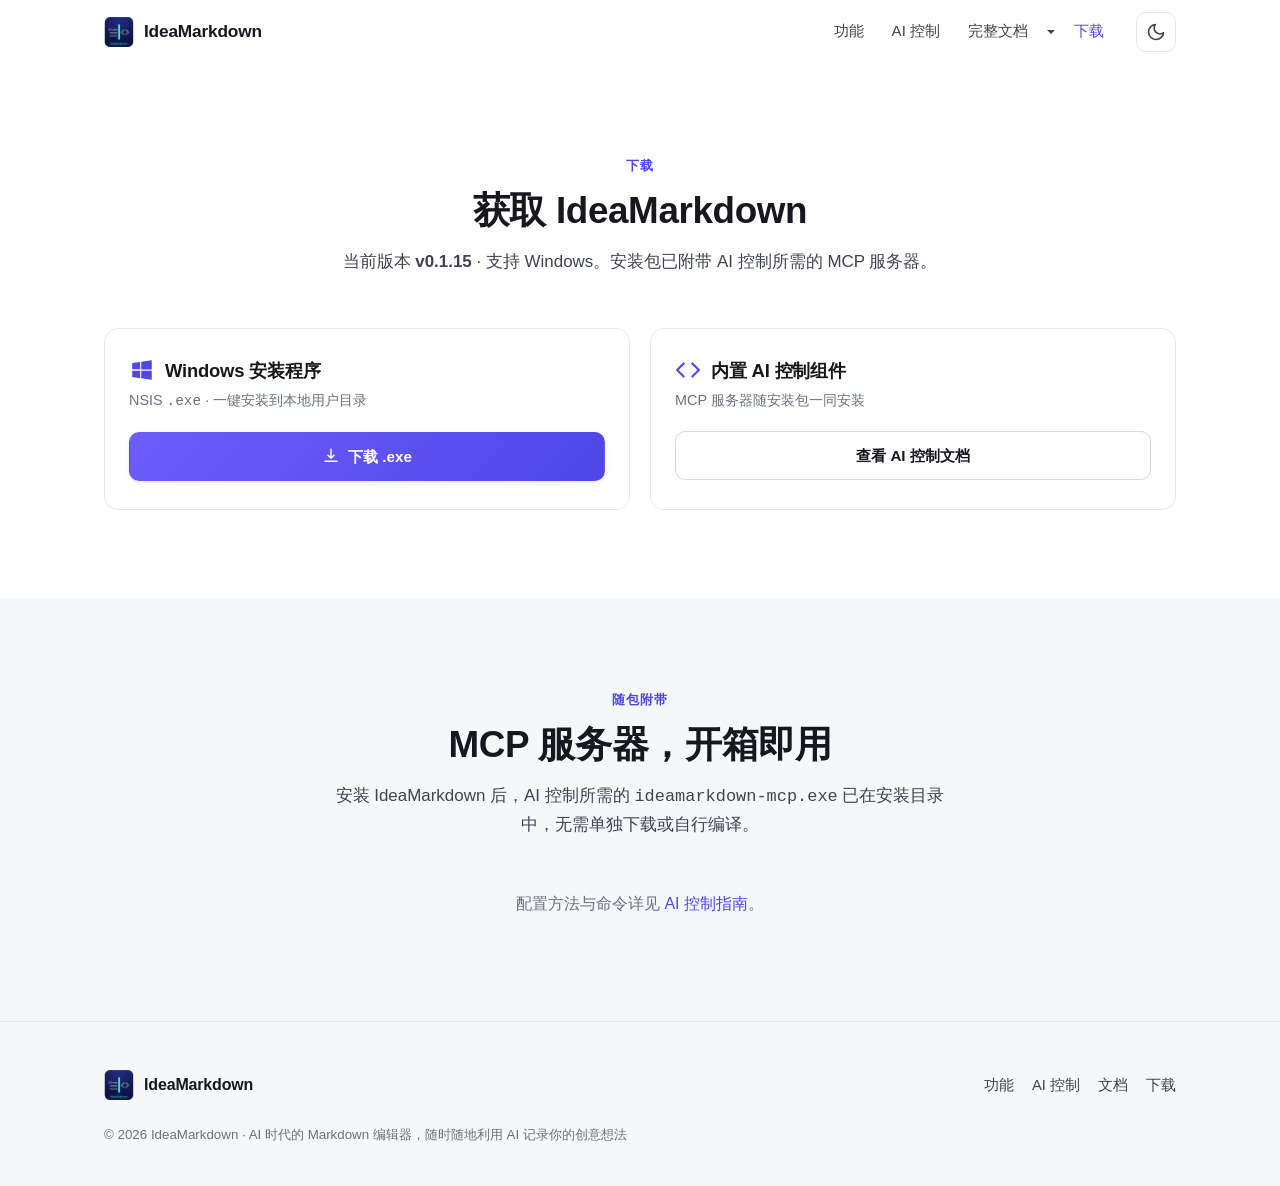
<file: download.html>
<!DOCTYPE html>
<html lang="zh-CN" data-theme="light">
<head>
  <meta charset="UTF-8" />
  <meta name="viewport" content="width=device-width, initial-scale=1.0" />
  <title>下载 — IdeaMarkdown</title>
  <meta name="description" content="下载 IdeaMarkdown Windows 安装程序（.exe）。MCP 服务器随安装包附带，无需单独获取。" />
  <link rel="icon" type="image/png" href="assets/icon.png" />
  <link rel="icon" type="image/png" sizes="32x32" href="assets/favicon-32.png" />
  <script>
    (function () {
      try {
        var t = localStorage.getItem("ideamarkdown-site-theme");
        if (!t) t = window.matchMedia("(prefers-color-scheme: dark)").matches ? "dark" : "light";
        document.documentElement.setAttribute("data-theme", t);
      } catch (e) {
        document.documentElement.setAttribute("data-theme", "light");
      }
    })();
  </script>
  <link rel="stylesheet" href="assets/css/styles.css" />
</head>
<body>
  <!-- 导航栏 -->
  <header class="nav">
    <div class="container">
      <a class="brand" href="index.html">
        <img src="assets/icon.png" alt="" width="30" height="30" />
        IdeaMarkdown
      </a>
      <nav class="nav-links">
        <a href="index.html#features">功能</a>
        <a href="index.html#ai">AI 控制</a>
        <span class="nav-dropdown">
          <a href="docs.html">完整文档</a>
          <button class="nav-dropdown-arrow" type="button" aria-label="切换文档模式" aria-expanded="false">
            <svg viewBox="0 0 10 6" fill="currentColor"><path d="M1 1l4 4 4-4"/></svg>
          </button>
          <div class="nav-dropdown-menu">
            <a href="docs.html" data-docs-mode="full">完整文档</a>
            <a href="docs.html" data-docs-mode="simple">简易文档</a>
          </div>
        </span>
        <a href="download.html" class="active">下载</a>
      </nav>
      <div class="nav-actions">
        <button class="icon-btn theme-toggle" type="button" aria-label="切换主题">
          <svg class="icon-moon" viewBox="0 0 24 24" fill="none" stroke="currentColor" stroke-width="2" stroke-linecap="round" stroke-linejoin="round" aria-hidden="true"><path d="M21 12.8A9 9 0 1 1 11.2 3a7 7 0 0 0 9.8 9.8Z"/></svg>
          <svg class="icon-sun" viewBox="0 0 24 24" fill="none" stroke="currentColor" stroke-width="2" stroke-linecap="round" stroke-linejoin="round" aria-hidden="true"><circle cx="12" cy="12" r="4.2"/><path d="M12 2v2.5M12 19.5V22M4.9 4.9l1.8 1.8M17.3 17.3l1.8 1.8M2 12h2.5M19.5 12H22M4.9 19.1l1.8-1.8M17.3 6.7l1.8-1.8"/></svg>
        </button>
        <button class="icon-btn nav-toggle" type="button" aria-label="打开菜单" aria-expanded="false">
          <svg viewBox="0 0 24 24" fill="none" stroke="currentColor" stroke-width="2" stroke-linecap="round" aria-hidden="true"><path d="M4 7h16M4 12h16M4 17h16"/></svg>
        </button>
      </div>
    </div>
  </header>
  <div class="mobile-menu">
    <a href="index.html#features">功能</a>
    <a href="index.html#ai">AI 控制</a>
    <a href="docs.html">文档</a>
    <a href="download.html">下载</a>
  </div>

  <!-- 下载区 -->
  <section class="section">
    <div class="container">
      <div class="section-head reveal">
        <span class="eyebrow">下载</span>
        <h2>获取 IdeaMarkdown</h2>
        <p>当前版本 <strong>v<span data-version>0.1.15</span></strong> · 支持 Windows。安装包已附带 AI 控制所需的 MCP 服务器。</p>
      </div>

      <div class="dl-grid">
        <div class="dl-card reveal">
          <div class="os">
            <svg viewBox="0 0 24 24" fill="currentColor" aria-hidden="true"><path d="M3 5.5 10.3 4.5v6.8H3V5.5Zm0 13 7.3 1v-6.7H3v5.7Zm8.3 1.1L21 21v-8.4h-9.7v7Zm0-15.2v7.1H21V3l-9.7 1.4Z"/></svg>
            <h3>Windows 安装程序</h3>
          </div>
          <p class="fmt">NSIS <code>.exe</code> · 一键安装到本地用户目录</p>
          <a class="btn btn-primary" data-download href="#">
            <svg viewBox="0 0 24 24" fill="none" stroke="currentColor" stroke-width="2" stroke-linecap="round" stroke-linejoin="round" aria-hidden="true"><path d="M12 3v12m0 0 4-4m-4 4-4-4M4 19h16"/></svg>
            <span data-download-label>下载 .exe</span>
          </a>
        </div>

        <div class="dl-card reveal d1">
          <div class="os">
            <svg viewBox="0 0 24 24" fill="none" stroke="currentColor" stroke-width="2" stroke-linecap="round" stroke-linejoin="round" aria-hidden="true"><path d="m8 6-6 6 6 6M16 6l6 6-6 6"/></svg>
            <h3>内置 AI 控制组件</h3>
          </div>
          <p class="fmt">MCP 服务器随安装包一同安装</p>
          <a class="btn btn-ghost" href="docs.html#ai-control">
            查看 AI 控制文档
          </a>
        </div>
      </div>

    </div>
  </section>

  <!-- AI 控制组件 -->
  <section class="section section-alt" id="ai-tools">
    <div class="container">
      <div class="section-head reveal">
        <span class="eyebrow">随包附带</span>
        <h2>MCP 服务器，开箱即用</h2>
        <p>安装 IdeaMarkdown 后，AI 控制所需的 <code>ideamarkdown-mcp.exe</code> 已在安装目录中，无需单独下载或自行编译。</p>
      </div>
      <p class="center muted" style="margin-top: 8px;">
        配置方法与命令详见 <a href="docs.html#ai-control">AI 控制指南</a>。
      </p>
    </div>
  </section>

  <!-- 页脚 -->
  <footer class="footer">
    <div class="container">
      <a class="brand" href="index.html">
        <img src="assets/icon.png" alt="" width="26" height="26" />
        IdeaMarkdown
      </a>
      <nav class="footer-links">
        <a href="index.html#features">功能</a>
        <a href="index.html#ai">AI 控制</a>
        <a href="docs.html">文档</a>
        <a href="download.html">下载</a>
      </nav>
      <small>© 2026 IdeaMarkdown · AI 时代的 Markdown 编辑器，随时随地利用 AI 记录你的创意想法</small>
    </div>
  </footer>

  <script src="assets/js/config.js"></script>
  <script src="assets/js/site.js"></script>
</body>
</html>
</file>
<file: assets/css/styles.css>
/* ==========================================================================
   IdeaMarkdown 宣传站 — 设计系统
   纯静态 CSS：主题变量、布局、组件、动画
   ========================================================================== */

/* --- 主题变量 --------------------------------------------------------------- */
:root {
  --bg: #ffffff;
  --bg-soft: #f6f7f9;
  --surface: #ffffff;
  --surface-2: #f1f3f6;
  --fg: #16171f;
  --fg-soft: #3f4351;
  --muted: #6b7180;
  --border: #e6e8ee;
  --border-strong: #d5d8e0;
  --accent: #6d5efc;
  --accent-2: #4f46e5;
  --accent-soft: rgba(109, 94, 252, 0.12);
  --accent-fg: #ffffff;
  --code-bg: #f6f7fa;
  --code-fg: #2b2d3a;
  --shadow-sm: 0 1px 2px rgba(20, 22, 40, 0.06), 0 2px 8px rgba(20, 22, 40, 0.05);
  --shadow-md: 0 8px 24px rgba(20, 22, 40, 0.10);
  --shadow-lg: 0 24px 60px rgba(20, 22, 40, 0.16);
  --glow-1: rgba(124, 92, 255, 0.30);
  --glow-2: rgba(79, 70, 229, 0.22);

  /* 语法高亮示意 */
  --tok-kw: #8250df;
  --tok-str: #0a7d3f;
  --tok-fn: #1f6feb;
  --tok-num: #b5591b;
  --tok-com: #97999f;
  --tok-punct: #57606a;

  --nav-h: 64px;
  --maxw: 1120px;
  --radius: 14px;
  --radius-sm: 10px;
  --font-sans: -apple-system, BlinkMacSystemFont, "Segoe UI", "PingFang SC",
    "Microsoft YaHei", "Hiragino Sans GB", Roboto, Helvetica, Arial, sans-serif;
  --font-mono: "SFMono-Regular", "JetBrains Mono", "Fira Code", Consolas,
    "Courier New", monospace;
}

html[data-theme="dark"] {
  --bg: #0c0d13;
  --bg-soft: #101119;
  --surface: #15161f;
  --surface-2: #1c1e29;
  --fg: #e8eaf2;
  --fg-soft: #c3c6d4;
  --muted: #8b90a0;
  --border: #262834;
  --border-strong: #333644;
  --accent: #8b7bff;
  --accent-2: #6d5efc;
  --accent-soft: rgba(139, 123, 255, 0.16);
  --accent-fg: #ffffff;
  --code-bg: #14151d;
  --code-fg: #d6d8e4;
  --shadow-sm: 0 1px 2px rgba(0, 0, 0, 0.4), 0 2px 8px rgba(0, 0, 0, 0.35);
  --shadow-md: 0 10px 30px rgba(0, 0, 0, 0.45);
  --shadow-lg: 0 28px 70px rgba(0, 0, 0, 0.55);
  --glow-1: rgba(124, 92, 255, 0.34);
  --glow-2: rgba(79, 70, 229, 0.26);

  --tok-kw: #c497ff;
  --tok-str: #7ee2a8;
  --tok-fn: #79c0ff;
  --tok-num: #ffb27a;
  --tok-com: #6b7080;
  --tok-punct: #9aa2b1;
}

/* --- 基础 ------------------------------------------------------------------ */
*,
*::before,
*::after { box-sizing: border-box; }

html {
  scroll-behavior: smooth;
  scroll-padding-top: calc(var(--nav-h) + 16px);
  -webkit-text-size-adjust: 100%;
}

body {
  margin: 0;
  font-family: var(--font-sans);
  font-size: 16px;
  line-height: 1.65;
  color: var(--fg);
  background: var(--bg);
  -webkit-font-smoothing: antialiased;
  text-rendering: optimizeLegibility;
  transition: background-color 0.35s ease, color 0.35s ease;
}

a { color: var(--accent-2); text-decoration: none; }
a:hover { text-decoration: underline; }

h1, h2, h3, h4 { line-height: 1.25; font-weight: 700; letter-spacing: -0.01em; }

img, svg { max-width: 100%; }

code, kbd, pre { font-family: var(--font-mono); }

.container {
  width: 100%;
  max-width: var(--maxw);
  margin: 0 auto;
  padding: 0 24px;
}

.muted { color: var(--muted); }
.center { text-align: center; }
.eyebrow {
  display: inline-block;
  font-size: 0.8rem;
  font-weight: 700;
  letter-spacing: 0.08em;
  text-transform: uppercase;
  color: var(--accent-2);
  margin-bottom: 12px;
}

kbd {
  display: inline-block;
  padding: 1px 7px;
  font-size: 0.82em;
  line-height: 1.5;
  border: 1px solid var(--border-strong);
  border-bottom-width: 2px;
  border-radius: 6px;
  background: var(--surface-2);
  color: var(--fg-soft);
}

/* --- 按钮 ------------------------------------------------------------------ */
.btn {
  display: inline-flex;
  align-items: center;
  gap: 8px;
  padding: 11px 20px;
  border-radius: var(--radius-sm);
  border: 1px solid transparent;
  font-size: 0.95rem;
  font-weight: 600;
  font-family: inherit;
  cursor: pointer;
  white-space: nowrap;
  transition: transform 0.18s ease, box-shadow 0.18s ease,
    background-color 0.18s ease, border-color 0.18s ease, color 0.18s ease;
}
.btn:hover { text-decoration: none; transform: translateY(-2px); }
.btn:active { transform: translateY(0); }
.btn svg { width: 18px; height: 18px; }

.btn-primary {
  background: linear-gradient(135deg, var(--accent), var(--accent-2));
  color: var(--accent-fg);
  box-shadow: var(--shadow-sm);
}
.btn-primary:hover { box-shadow: 0 10px 28px var(--glow-1); }

.btn-ghost {
  background: var(--surface);
  color: var(--fg);
  border-color: var(--border-strong);
}
.btn-ghost:hover { border-color: var(--accent); color: var(--accent-2); }

.btn-lg { padding: 14px 26px; font-size: 1.02rem; }

.btn.is-pending {
  cursor: default;
  opacity: 0.85;
}
.btn.is-pending:hover { transform: none; }

.badge {
  display: inline-flex;
  align-items: center;
  gap: 6px;
  padding: 3px 10px;
  font-size: 0.78rem;
  font-weight: 600;
  border-radius: 999px;
  background: var(--accent-soft);
  color: var(--accent-2);
}

/* --- 导航栏 ---------------------------------------------------------------- */
.nav {
  position: sticky;
  top: 0;
  z-index: 50;
  height: var(--nav-h);
  display: flex;
  align-items: center;
  background: color-mix(in srgb, var(--bg) 82%, transparent);
  backdrop-filter: saturate(160%) blur(12px);
  -webkit-backdrop-filter: saturate(160%) blur(12px);
  border-bottom: 1px solid transparent;
  transition: border-color 0.3s ease, background-color 0.3s ease;
}
.nav.is-scrolled { border-bottom-color: var(--border); }
.nav .container {
  display: flex;
  align-items: center;
  gap: 20px;
}
.brand {
  display: inline-flex;
  align-items: center;
  gap: 10px;
  font-weight: 700;
  font-size: 1.08rem;
  color: var(--fg);
  letter-spacing: -0.01em;
}
.brand:hover { text-decoration: none; }
.brand img { width: 30px; height: 30px; }

.nav-links {
  display: flex;
  align-items: center;
  gap: 4px;
  margin-left: auto;
}
.nav-links a {
  padding: 8px 12px;
  border-radius: 8px;
  color: var(--fg-soft);
  font-size: 0.94rem;
  font-weight: 500;
  transition: background-color 0.18s ease, color 0.18s ease;
}
.nav-links a:hover { background: var(--surface-2); color: var(--fg); text-decoration: none; }
.nav-links a.active { color: var(--accent-2); }

.nav-actions { display: flex; align-items: center; gap: 8px; }

.icon-btn {
  display: inline-flex;
  align-items: center;
  justify-content: center;
  width: 40px;
  height: 40px;
  border-radius: 10px;
  border: 1px solid var(--border);
  background: var(--surface);
  color: var(--fg-soft);
  cursor: pointer;
  transition: color 0.18s ease, border-color 0.18s ease, background-color 0.18s ease;
}
.icon-btn:hover { color: var(--accent-2); border-color: var(--accent); }
.icon-btn svg { width: 20px; height: 20px; }

/* 主题切换图标：按主题显示其一 */
.theme-toggle .icon-sun { display: none; }
.theme-toggle .icon-moon { display: block; }
html[data-theme="dark"] .theme-toggle .icon-sun { display: block; }
html[data-theme="dark"] .theme-toggle .icon-moon { display: none; }

.nav-toggle { display: none; }

/* 移动端菜单 */
.mobile-menu {
  display: none;
  position: fixed;
  top: var(--nav-h);
  left: 0;
  right: 0;
  z-index: 49;
  padding: 12px 24px 20px;
  background: var(--bg);
  border-bottom: 1px solid var(--border);
  box-shadow: var(--shadow-md);
}
.mobile-menu.open { display: block; animation: slide-down 0.25s ease; }
.mobile-menu a {
  display: block;
  padding: 12px 8px;
  color: var(--fg);
  font-weight: 500;
  border-bottom: 1px solid var(--border);
}
.mobile-menu a:last-child { border-bottom: none; }

/* --- Hero ------------------------------------------------------------------ */
.hero {
  position: relative;
  overflow: hidden;
  padding: 84px 0 72px;
}
.hero-glow {
  position: absolute;
  inset: 0;
  z-index: 0;
  pointer-events: none;
}
.hero-glow::before,
.hero-glow::after {
  content: "";
  position: absolute;
  border-radius: 50%;
  filter: blur(70px);
  opacity: 0.9;
  animation: float-glow 14s ease-in-out infinite;
}
.hero-glow::before {
  width: 520px; height: 520px;
  top: -180px; left: -120px;
  background: radial-gradient(circle at center, var(--glow-1), transparent 70%);
}
.hero-glow::after {
  width: 460px; height: 460px;
  top: -60px; right: -140px;
  background: radial-gradient(circle at center, var(--glow-2), transparent 70%);
  animation-delay: -6s;
}
.hero .container {
  position: relative;
  z-index: 1;
  display: grid;
  grid-template-columns: 1.05fr 1fr;
  gap: 56px;
  align-items: center;
}
.hero h1 {
  font-size: clamp(2.1rem, 4.4vw, 3.35rem);
  margin: 14px 0 18px;
}
.hero h1 .grad {
  background: linear-gradient(120deg, var(--accent), var(--accent-2));
  -webkit-background-clip: text;
  background-clip: text;
  color: transparent;
}
.hero-tagline {
  font-size: clamp(1.05rem, 2vw, 1.32rem);
  font-weight: 600;
  color: var(--fg);
  margin: 0 0 14px;
}
.hero p.lead {
  font-size: 1.1rem;
  color: var(--fg-soft);
  margin: 0 0 28px;
  max-width: 40ch;
}
.hero-cta { display: flex; flex-wrap: wrap; gap: 14px; }
.hero-meta {
  margin-top: 22px;
  display: flex;
  flex-wrap: wrap;
  gap: 18px;
  font-size: 0.88rem;
  color: var(--muted);
}
.hero-meta span { display: inline-flex; align-items: center; gap: 6px; }

/* --- 编辑器 mockup --------------------------------------------------------- */
.mockup {
  border-radius: var(--radius);
  background: var(--surface);
  border: 1px solid var(--border);
  box-shadow: var(--shadow-lg);
  overflow: hidden;
  animation: float-card 7s ease-in-out infinite;
}
.mockup-bar {
  display: flex;
  align-items: center;
  gap: 10px;
  padding: 10px 14px;
  background: var(--surface-2);
  border-bottom: 1px solid var(--border);
}
.mockup-dots { display: flex; gap: 6px; }
.mockup-dots i {
  width: 11px; height: 11px; border-radius: 50%; display: block;
}
.mockup-dots i:nth-child(1) { background: #ff5f57; }
.mockup-dots i:nth-child(2) { background: #febc2e; }
.mockup-dots i:nth-child(3) { background: #28c840; }
.mockup-title {
  font-size: 0.82rem; color: var(--muted); font-family: var(--font-mono);
  margin: 0 auto;
}
.mockup-win {
  display: inline-flex; gap: 14px; color: var(--muted);
}
.mockup-win span { font-size: 0.8rem; }
.mockup-body {
  padding: 22px 24px 26px;
  font-size: 0.95rem;
  line-height: 1.7;
  min-height: 320px;
}
.mockup-body .md-h1 { font-size: 1.5rem; font-weight: 700; margin: 0 0 4px; }
.mockup-body .md-p { color: var(--fg-soft); margin: 10px 0; }
.mockup-body .md-active {
  font-family: var(--font-mono);
  font-size: 0.9rem;
  background: var(--accent-soft);
  border-left: 3px solid var(--accent);
  padding: 8px 12px;
  border-radius: 6px;
  margin: 10px 0;
  color: var(--fg);
}
.mockup-body .md-quote {
  border-left: 3px solid var(--border-strong);
  padding-left: 12px; color: var(--muted); margin: 10px 0;
}
.mockup-body ul.md-task { list-style: none; padding: 0; margin: 10px 0; }
.mockup-body ul.md-task li { display: flex; align-items: center; gap: 8px; color: var(--fg-soft); }
.mockup-body ul.md-task .box {
  width: 16px; height: 16px; border-radius: 4px; border: 1.5px solid var(--border-strong);
  display: inline-flex; align-items: center; justify-content: center; font-size: 11px;
}
.mockup-body ul.md-task .box.done { background: var(--accent); border-color: var(--accent); color: #fff; }
.mockup-code {
  margin-top: 12px;
  border-radius: 8px;
  background: var(--code-bg);
  border: 1px solid var(--border);
  overflow: hidden;
}
.mockup-code .lang {
  font-size: 0.72rem; color: var(--muted); padding: 6px 12px;
  border-bottom: 1px solid var(--border); font-family: var(--font-mono);
}
.mockup-code pre { margin: 0; padding: 12px; font-size: 0.82rem; overflow: hidden; }

/* --- 通用区块 -------------------------------------------------------------- */
.section { padding: 88px 0; }
.section-head { max-width: 640px; margin: 0 auto 52px; text-align: center; }
.section-head h2 { font-size: clamp(1.7rem, 3vw, 2.3rem); margin: 0 0 14px; }
.section-head p { color: var(--fg-soft); font-size: 1.06rem; margin: 0; }
.section-alt { background: var(--bg-soft); }

/* --- 功能网格 -------------------------------------------------------------- */
.features {
  display: grid;
  grid-template-columns: repeat(3, 1fr);
  gap: 20px;
}
.feature {
  padding: 26px 24px;
  border-radius: var(--radius);
  background: var(--surface);
  border: 1px solid var(--border);
  transition: transform 0.2s ease, box-shadow 0.2s ease, border-color 0.2s ease;
}
.feature:hover {
  transform: translateY(-4px);
  box-shadow: var(--shadow-md);
  border-color: var(--border-strong);
}
.feature-icon {
  width: 46px; height: 46px;
  display: inline-flex; align-items: center; justify-content: center;
  border-radius: 12px;
  background: var(--accent-soft);
  color: var(--accent-2);
  margin-bottom: 16px;
}
.feature-icon svg { width: 24px; height: 24px; }
.feature h3 { font-size: 1.12rem; margin: 0 0 8px; }
.feature p { margin: 0; color: var(--fg-soft); font-size: 0.95rem; }

/* --- AI 控制展示 ----------------------------------------------------------- */
.ai-showcase {
  display: grid;
  grid-template-columns: 0.9fr 1.1fr;
  gap: 48px;
  align-items: center;
}
.ai-copy h2 { font-size: clamp(1.7rem, 3vw, 2.3rem); margin: 12px 0 16px; }
.ai-copy p { color: var(--fg-soft); font-size: 1.05rem; }
.ai-points { list-style: none; padding: 0; margin: 22px 0 28px; display: grid; gap: 14px; }
.ai-points li { display: flex; gap: 12px; align-items: flex-start; }
.ai-points .tick {
  flex: none; width: 24px; height: 24px; border-radius: 50%;
  background: var(--accent-soft); color: var(--accent-2);
  display: inline-flex; align-items: center; justify-content: center;
}
.ai-points .tick svg { width: 14px; height: 14px; }
.ai-points b { color: var(--fg); }

/* --- 代码卡 + Tabs --------------------------------------------------------- */
.code-card {
  border-radius: var(--radius);
  background: var(--surface);
  border: 1px solid var(--border);
  box-shadow: var(--shadow-md);
  overflow: hidden;
}
.tabs {
  display: flex;
  gap: 4px;
  padding: 8px 8px 0;
  background: var(--surface-2);
  border-bottom: 1px solid var(--border);
}
.tab {
  appearance: none;
  border: none;
  background: transparent;
  color: var(--muted);
  font-family: inherit;
  font-size: 0.9rem;
  font-weight: 600;
  padding: 10px 16px;
  border-radius: 8px 8px 0 0;
  cursor: pointer;
  transition: color 0.18s ease, background-color 0.18s ease;
}
.tab:hover { color: var(--fg); }
.tab.active { color: var(--accent-2); background: var(--surface); }
.tab-panel { display: none; animation: fade-in 0.3s ease; }
.tab-panel.active { display: block; }

/* --- 代码块 ---------------------------------------------------------------- */
.code {
  position: relative;
  background: var(--code-bg);
}
.code pre {
  margin: 0;
  padding: 18px 18px;
  overflow-x: auto;
  font-size: 0.86rem;
  line-height: 1.7;
  color: var(--code-fg);
}
.code pre code { white-space: pre; }
.copy-btn {
  position: absolute;
  top: 10px; right: 10px;
  display: inline-flex; align-items: center; gap: 6px;
  padding: 5px 10px;
  font-size: 0.76rem;
  font-family: var(--font-sans);
  font-weight: 600;
  color: var(--fg-soft);
  background: var(--surface);
  border: 1px solid var(--border);
  border-radius: 8px;
  cursor: pointer;
  opacity: 0;
  transition: opacity 0.18s ease, color 0.18s ease, border-color 0.18s ease;
}
.code:hover .copy-btn,
.code-card:hover .copy-btn { opacity: 1; }
.copy-btn:hover { color: var(--accent-2); border-color: var(--accent); }
.copy-btn.copied { color: #16a34a; border-color: #16a34a; }
.copy-btn svg { width: 14px; height: 14px; }

/* 语法高亮 token */
.tok-kw { color: var(--tok-kw); }
.tok-str { color: var(--tok-str); }
.tok-fn { color: var(--tok-fn); }
.tok-num { color: var(--tok-num); }
.tok-com { color: var(--tok-com); font-style: italic; }
.tok-punct { color: var(--tok-punct); }

/* --- 下载 CTA -------------------------------------------------------------- */
.cta {
  position: relative;
  overflow: hidden;
  border-radius: var(--radius);
  padding: 56px 40px;
  text-align: center;
  background: linear-gradient(135deg, var(--accent), var(--accent-2));
  color: #fff;
  box-shadow: var(--shadow-lg);
}
.cta h2 { font-size: clamp(1.8rem, 3vw, 2.4rem); margin: 0 0 12px; color: #fff; }
.cta p { margin: 0 0 26px; font-size: 1.08rem; opacity: 0.92; }
.cta .hero-cta { justify-content: center; }
.cta .btn-primary {
  background: #fff; color: var(--accent-2); box-shadow: 0 8px 24px rgba(0,0,0,0.18);
}
.cta .btn-primary:hover { box-shadow: 0 12px 30px rgba(0,0,0,0.26); }
.cta .btn-ghost {
  background: transparent; color: #fff; border-color: rgba(255,255,255,0.6);
}
.cta .btn-ghost:hover { border-color: #fff; color: #fff; }
.cta small { display: block; margin-top: 16px; opacity: 0.82; }

/* --- 页脚 ------------------------------------------------------------------ */
.footer {
  padding: 48px 0 40px;
  border-top: 1px solid var(--border);
  background: var(--bg-soft);
}
.footer .container {
  display: flex;
  flex-wrap: wrap;
  gap: 24px;
  justify-content: space-between;
  align-items: center;
}
.footer .brand { font-size: 1rem; }
.footer-links { display: flex; flex-wrap: wrap; gap: 18px; }
.footer-links a { color: var(--fg-soft); font-size: 0.92rem; }
.footer small { color: var(--muted); width: 100%; }

/* --- 下载页 ---------------------------------------------------------------- */
.dl-grid {
  display: grid;
  grid-template-columns: repeat(auto-fit, minmax(260px, 1fr));
  gap: 20px;
  margin-top: 8px;
}
.dl-card {
  border-radius: var(--radius);
  border: 1px solid var(--border);
  background: var(--surface);
  padding: 28px 24px;
  transition: transform 0.2s ease, box-shadow 0.2s ease, border-color 0.2s ease;
}
.dl-card:hover { transform: translateY(-4px); box-shadow: var(--shadow-md); border-color: var(--border-strong); }
.dl-card .os { display: flex; align-items: center; gap: 10px; margin-bottom: 6px; }
.dl-card .os svg { width: 26px; height: 26px; color: var(--accent-2); }
.dl-card h3 { margin: 0; font-size: 1.15rem; }
.dl-card .fmt { color: var(--muted); font-size: 0.9rem; margin: 4px 0 18px; }
.dl-card .btn { width: 100%; justify-content: center; }
.dl-note {
  margin-top: 28px;
  padding: 18px 20px;
  border-radius: var(--radius-sm);
  background: var(--accent-soft);
  border: 1px solid color-mix(in srgb, var(--accent) 30%, transparent);
  color: var(--fg-soft);
  font-size: 0.94rem;
}
.dl-note b { color: var(--fg); }

/* --- 文档布局 -------------------------------------------------------------- */
.docs {
  display: grid;
  grid-template-columns: 248px minmax(0, 1fr);
  gap: 48px;
  align-items: start;
  padding: 0 0 80px;
}

/* 简化模式：隐藏标记为 data-simple-hide 的元素 */
.mode-simplified [data-simple-hide] { display: none !important; }

/* 导航栏文档下拉菜单 */
.nav-dropdown {
  position: relative;
  display: inline-flex;
  align-items: center;
}
.nav-dropdown .nav-dropdown-arrow {
  appearance: none;
  border: none;
  background: none;
  color: var(--fg-soft);
  cursor: pointer;
  padding: 8px 2px 8px 6px;
  font: inherit;
  display: inline-flex;
  align-items: center;
  transition: color 0.18s ease;
}
.nav-dropdown .nav-dropdown-arrow:hover { color: var(--accent-2); }
.nav-dropdown .nav-dropdown-arrow svg { width: 10px; height: 6px; }
.nav-dropdown-menu {
  display: none;
  position: absolute;
  top: calc(100% + 6px);
  left: 0;
  min-width: 160px;
  background: var(--surface);
  border: 1px solid var(--border-strong);
  border-radius: var(--radius-sm);
  box-shadow: var(--shadow-md);
  padding: 6px;
  z-index: 55;
  animation: fade-in 0.16s ease;
}
.nav-dropdown.open .nav-dropdown-menu { display: block; }
.nav-dropdown-menu a {
  display: block;
  padding: 8px 14px;
  border-radius: 6px;
  color: var(--fg-soft);
  font-size: 0.92rem;
  font-weight: 500;
  white-space: nowrap;
  transition: background-color 0.14s ease, color 0.14s ease;
}
.nav-dropdown-menu a:hover { background: var(--accent-soft); color: var(--accent-2); text-decoration: none; }
.nav-dropdown-menu a.active { color: var(--accent-2); font-weight: 600; }
.docs-sidebar {
  position: sticky;
  top: calc(var(--nav-h) + 24px);
  max-height: calc(100vh - var(--nav-h) - 48px);
  overflow-y: auto;
  padding-right: 8px;
}
.docs-sidebar h4 {
  font-size: 0.76rem;
  text-transform: uppercase;
  letter-spacing: 0.08em;
  color: var(--muted);
  margin: 18px 0 8px;
}
.docs-sidebar h4:first-child { margin-top: 0; }
.docs-sidebar a {
  display: block;
  padding: 6px 12px;
  border-radius: 8px;
  color: var(--fg-soft);
  font-size: 0.92rem;
  border-left: 2px solid transparent;
  transition: color 0.16s ease, background-color 0.16s ease, border-color 0.16s ease;
}
.docs-sidebar a:hover { color: var(--fg); background: var(--surface-2); text-decoration: none; }
.docs-sidebar a.active {
  color: var(--accent-2);
  background: var(--accent-soft);
  border-left-color: var(--accent);
  font-weight: 600;
}

/* --- 文档正文排版 ---------------------------------------------------------- */
.docs-content { min-width: 0; }
.docs-content > section { scroll-margin-top: calc(var(--nav-h) + 20px); padding-bottom: 12px; }
.docs-content h1 { font-size: 2.1rem; margin: 0 0 10px; }
.docs-content .doc-lead { color: var(--fg-soft); font-size: 1.08rem; margin: 0 0 8px; }
.docs-content h2 {
  font-size: 1.55rem;
  margin: 44px 0 16px;
  padding-top: 12px;
  border-top: 1px solid var(--border);
}
.docs-content h3 { font-size: 1.18rem; margin: 26px 0 12px; }
.docs-content p { color: var(--fg-soft); }
.docs-content ul, .docs-content ol { color: var(--fg-soft); padding-left: 22px; }
.docs-content li { margin: 6px 0; }
.docs-content strong { color: var(--fg); }
.docs-content a { font-weight: 500; }

.docs-content :not(pre) > code {
  font-size: 0.86em;
  padding: 2px 6px;
  border-radius: 6px;
  background: var(--surface-2);
  color: var(--accent-2);
  border: 1px solid var(--border);
}
.docs-content .code { border-radius: var(--radius-sm); border: 1px solid var(--border); margin: 16px 0; }

.docs-content table {
  width: 100%;
  border-collapse: collapse;
  margin: 16px 0;
  font-size: 0.92rem;
}
.docs-content th, .docs-content td {
  text-align: left;
  padding: 10px 14px;
  border: 1px solid var(--border);
}
.docs-content th { background: var(--surface-2); color: var(--fg); font-weight: 600; }
.docs-content td { color: var(--fg-soft); }
.docs-content tbody tr:nth-child(even) td { background: var(--bg-soft); }

.callout {
  display: flex;
  gap: 12px;
  padding: 14px 16px;
  border-radius: var(--radius-sm);
  margin: 18px 0;
  background: var(--accent-soft);
  border: 1px solid color-mix(in srgb, var(--accent) 28%, transparent);
  color: var(--fg-soft);
  font-size: 0.94rem;
}
.callout svg { flex: none; width: 20px; height: 20px; color: var(--accent-2); margin-top: 2px; }
.callout b { color: var(--fg); }
.callout.warn {
  background: rgba(234, 179, 8, 0.12);
  border-color: rgba(234, 179, 8, 0.4);
}
.callout.warn svg { color: #d97706; }

/* --- 揭示动画 -------------------------------------------------------------- */
.reveal {
  opacity: 0;
  transform: translateY(24px);
  transition: opacity 0.6s ease, transform 0.6s cubic-bezier(0.22, 1, 0.36, 1);
}
.reveal.is-visible { opacity: 1; transform: none; }
.reveal.d1 { transition-delay: 0.08s; }
.reveal.d2 { transition-delay: 0.16s; }
.reveal.d3 { transition-delay: 0.24s; }
.reveal.d4 { transition-delay: 0.32s; }
.reveal.d5 { transition-delay: 0.40s; }

@keyframes float-card {
  0%, 100% { transform: translateY(0); }
  50% { transform: translateY(-12px); }
}
@keyframes float-glow {
  0%, 100% { transform: translate(0, 0) scale(1); }
  50% { transform: translate(20px, 26px) scale(1.08); }
}
@keyframes fade-in {
  from { opacity: 0; transform: translateY(6px); }
  to { opacity: 1; transform: none; }
}
@keyframes slide-down {
  from { opacity: 0; transform: translateY(-8px); }
  to { opacity: 1; transform: none; }
}

/* --- 响应式 ---------------------------------------------------------------- */
@media (max-width: 960px) {
  .hero .container { grid-template-columns: 1fr; gap: 40px; }
  .hero p.lead { max-width: none; }
  .hero-visual { order: -1; }
  .ai-showcase { grid-template-columns: 1fr; gap: 32px; }
  .features { grid-template-columns: repeat(2, 1fr); }
  .docs { grid-template-columns: 1fr; }
  .docs-sidebar {
    position: static; max-height: none; overflow: visible;
    padding: 12px; border: 1px solid var(--border); border-radius: var(--radius);
    background: var(--surface); margin-bottom: 24px;
  }
}

@media (max-width: 720px) {
  .nav-links { display: none; }
  .nav-toggle { display: inline-flex; }
  .features { grid-template-columns: 1fr; }
  .section { padding: 64px 0; }
  .hero { padding: 56px 0 48px; }
  .cta { padding: 40px 22px; }
  .footer .container { flex-direction: column; align-items: flex-start; }
}

/* --- 减少动效 -------------------------------------------------------------- */
@media (prefers-reduced-motion: reduce) {
  html { scroll-behavior: auto; }
  *, *::before, *::after {
    animation-duration: 0.001ms !important;
    animation-iteration-count: 1 !important;
    transition-duration: 0.001ms !important;
  }
  .reveal { opacity: 1; transform: none; }
}
</file>
